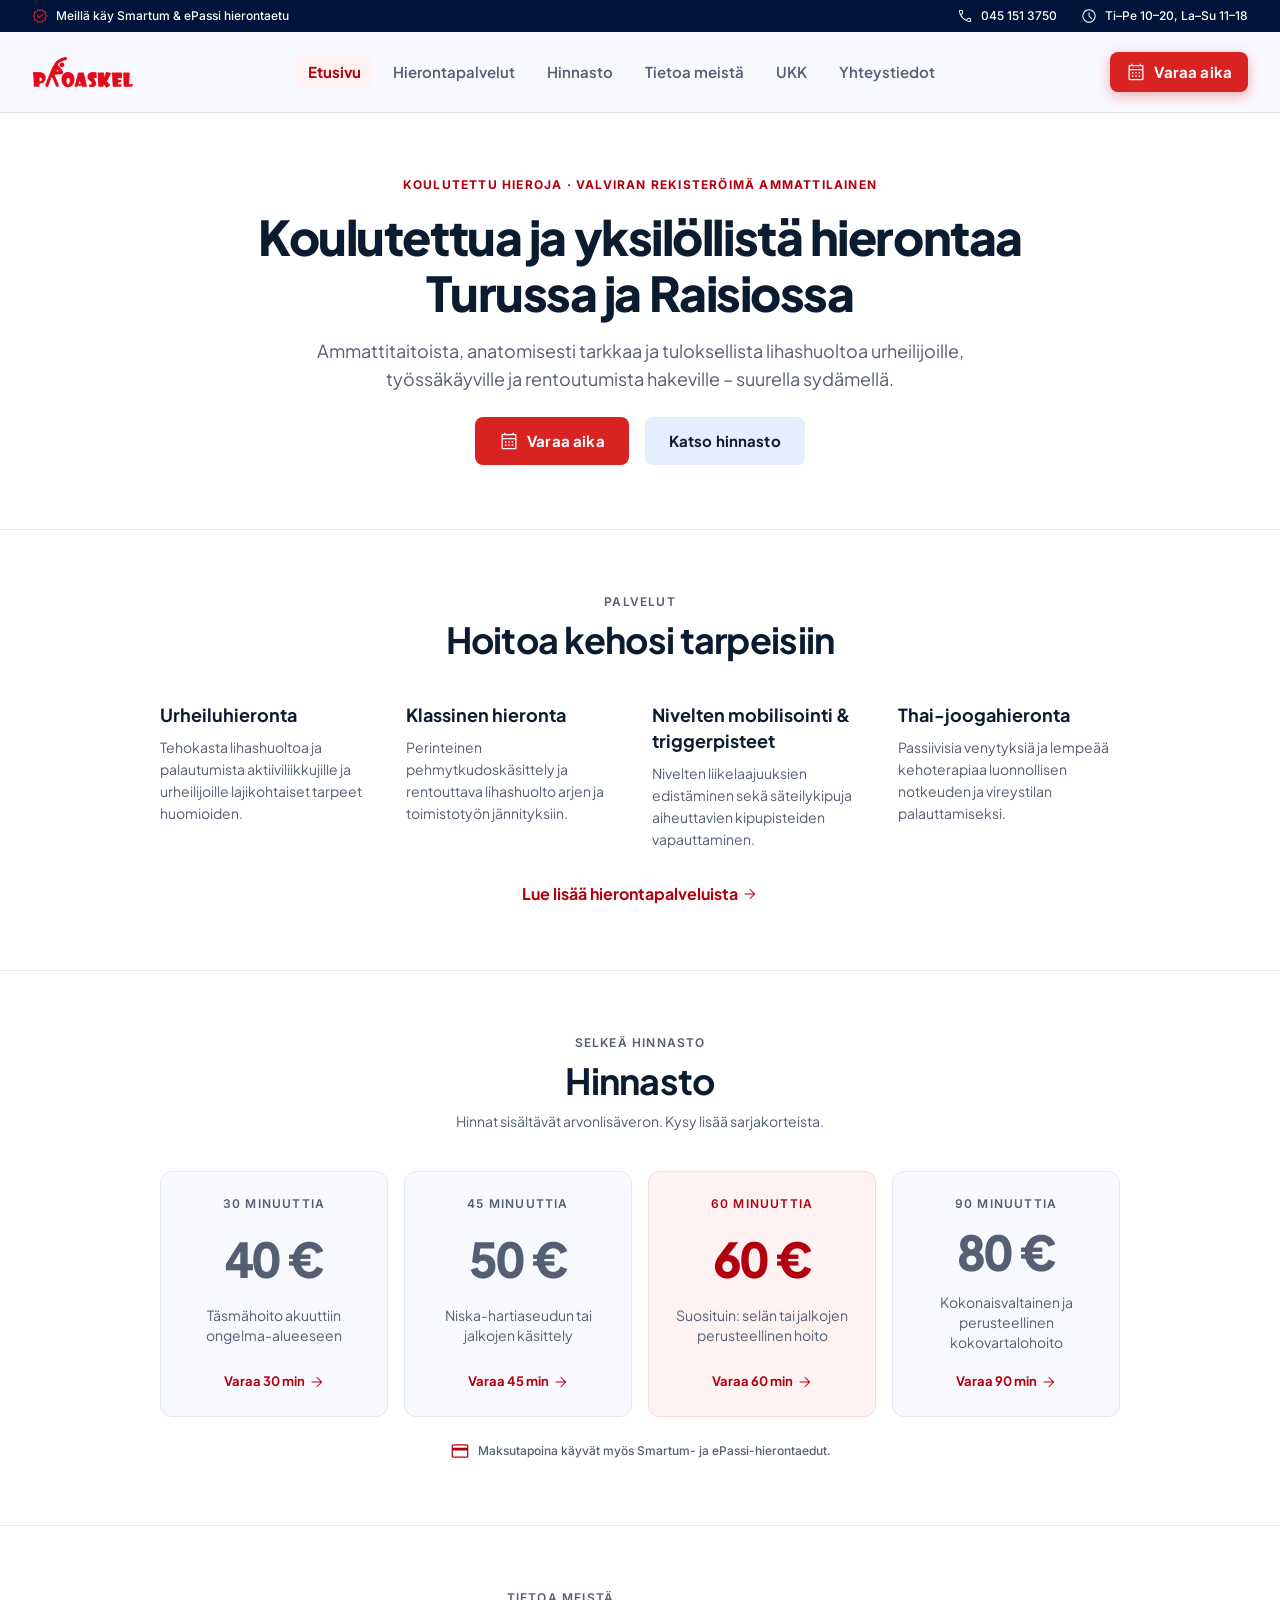
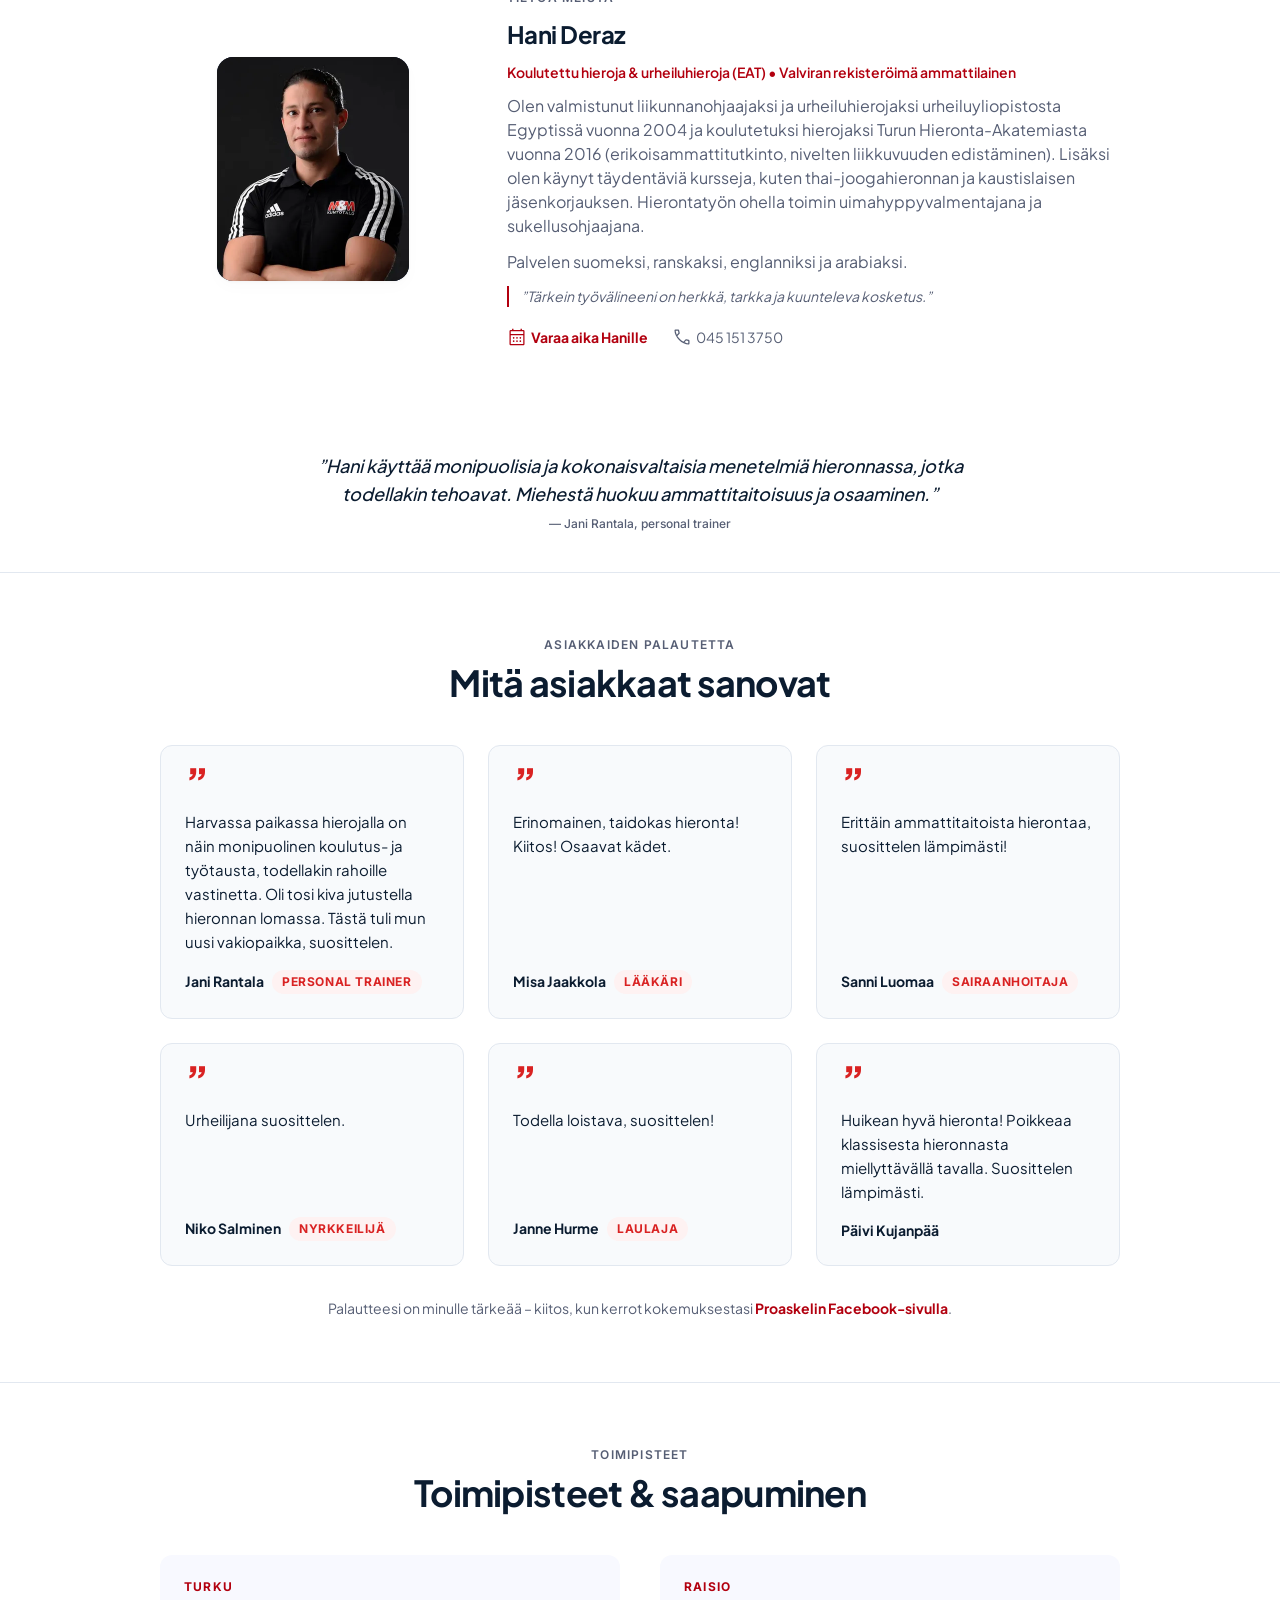
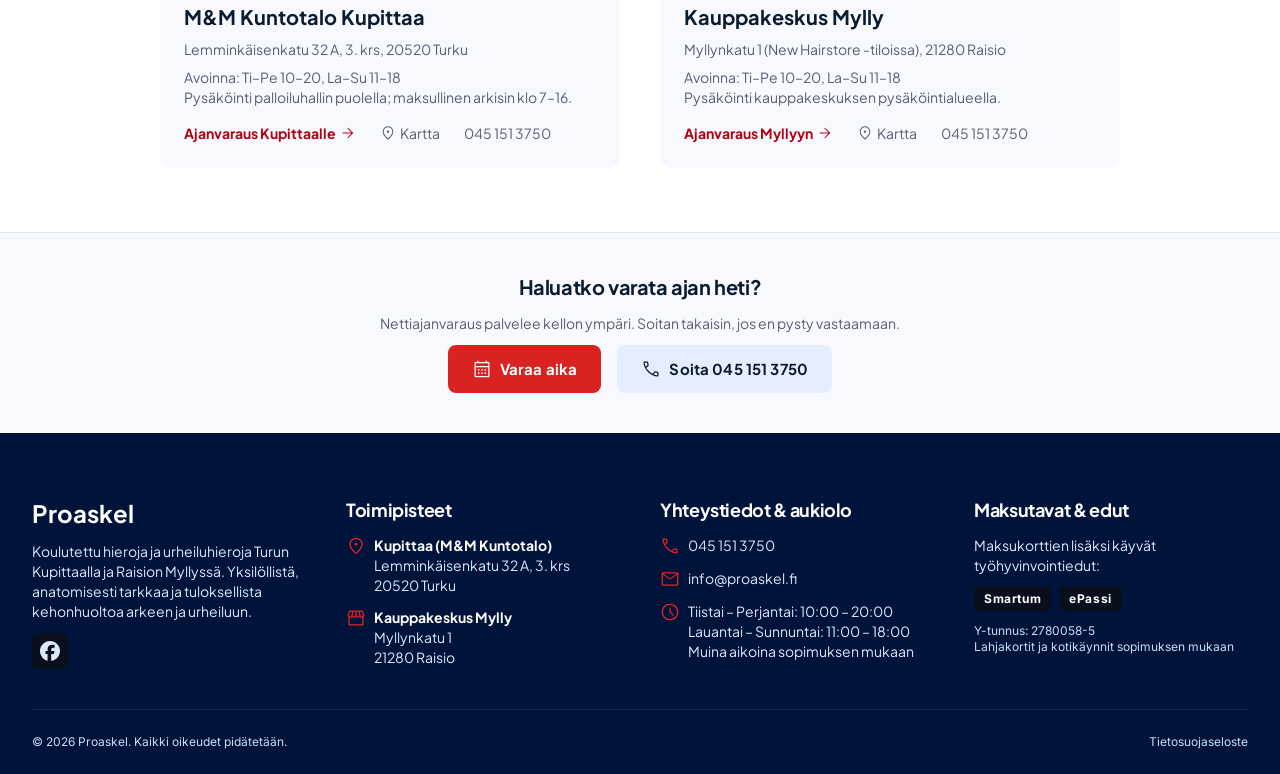
<file: index.html>
<!doctype html>
<html lang="fi">
<head>
<meta charset="utf-8">
<meta name="viewport" content="width=device-width, initial-scale=1">
<title>Hieronta Turku ja Raisio | Proaskel – Hani Deraz</title>
<meta name="description" content="Koulutettu hieroja ja urheiluhieroja Turun Kupittaalla ja Raision Myllyssä. Hieronta 30 min 40 €. Smartum ja ePassi käyvät. Varaa aika netistä.">
<meta name="stitch-hash" content="ae245bc307418f44">
<link rel="canonical" href="https://www.proaskel.fi/">
<meta property="og:type" content="website">
<meta property="og:locale" content="fi_FI">
<meta property="og:site_name" content="Proaskel">
<meta property="og:title" content="Hieronta Turku ja Raisio | Proaskel – Hani Deraz">
<meta property="og:description" content="Koulutettu hieroja ja urheiluhieroja Turun Kupittaalla ja Raision Myllyssä. Hieronta 30 min 40 €. Smartum ja ePassi käyvät. Varaa aika netistä.">
<meta property="og:url" content="https://www.proaskel.fi/">
<meta property="og:image" content="https://www.proaskel.fi/images/og-kuva.jpg">
<meta property="og:image:width" content="1200">
<meta property="og:image:height" content="630">
<meta property="og:image:alt" content="Proaskel – koulutettu hieroja Hani Deraz">
<meta name="twitter:card" content="summary_large_image">
<meta name="theme-color" content="#00133B">
<link rel="icon" href="./favicon.png" type="image/png">
<link rel="apple-touch-icon" href="./apple-touch-icon.png">
<link rel="preload" href="./fonts/plus-jakarta-sans.woff2" as="font" type="font/woff2" crossorigin>
<link rel="stylesheet" href="./styles.css">
<link rel="stylesheet" href="./custom.css">
<script type="application/ld+json">{"@context":"https://schema.org","@type":"HealthAndBeautyBusiness","@id":"https://www.proaskel.fi/#business","name":"Proaskel","description":"Koulutetun hierojan ja urheiluhierojan Hani Derazin hierontapalvelut Turun Kupittaalla ja Raision Kauppakeskus Myllyssä.","url":"https://www.proaskel.fi/","logo":"https://www.proaskel.fi/images/site-logo.png","image":"https://www.proaskel.fi/images/og-kuva.jpg","telephone":"+358451513750","email":"info@proaskel.fi","taxID":"2780058-5","priceRange":"40–80 €","currenciesAccepted":"EUR","paymentAccepted":"Pankkikortti, Smartum, ePassi","knowsLanguage":["fi","fr","en","ar"],"address":{"@type":"PostalAddress","streetAddress":"Lemminkäisenkatu 32 A, 3. krs","postalCode":"20520","addressLocality":"Turku","addressCountry":"FI"},"areaServed":[{"@type":"Place","name":"Turku"},{"@type":"Place","name":"Raisio"},{"@type":"Place","name":"Varsinais-Suomi"}],"sameAs":["https://www.facebook.com/Hierojahani.fi/"],"openingHoursSpecification":[{"@type":"OpeningHoursSpecification","dayOfWeek":["Tuesday","Wednesday","Thursday","Friday"],"opens":"10:00","closes":"20:00"},{"@type":"OpeningHoursSpecification","dayOfWeek":["Saturday","Sunday"],"opens":"11:00","closes":"18:00"}],"founder":{"@type":"Person","name":"Hani Deraz","jobTitle":"Koulutettu hieroja, urheiluhieroja","image":"https://www.proaskel.fi/images/etusivu-hani.webp"},"department":[{"@type":"HealthAndBeautyBusiness","name":"Proaskel – M&M Kuntotalo Kupittaa","address":{"@type":"PostalAddress","streetAddress":"Lemminkäisenkatu 32 A, 3. krs","postalCode":"20520","addressLocality":"Turku","addressCountry":"FI"},"telephone":"+358451513750","openingHoursSpecification":[{"@type":"OpeningHoursSpecification","dayOfWeek":["Tuesday","Wednesday","Thursday","Friday"],"opens":"10:00","closes":"20:00"},{"@type":"OpeningHoursSpecification","dayOfWeek":["Saturday","Sunday"],"opens":"11:00","closes":"18:00"}],"hasMap":"https://www.google.com/maps/search/?api=1&query=M%26M%20Kuntotalo%2C%20Lemmink%C3%A4isenkatu%2032%2C%2020520%20Turku","potentialAction":{"@type":"ReserveAction","target":"https://www.slotti.fi/booking/proaskel/"}},{"@type":"HealthAndBeautyBusiness","name":"Proaskel – Kauppakeskus Mylly","address":{"@type":"PostalAddress","streetAddress":"Myllynkatu 1","postalCode":"21280","addressLocality":"Raisio","addressCountry":"FI"},"telephone":"+358451513750","openingHoursSpecification":[{"@type":"OpeningHoursSpecification","dayOfWeek":["Tuesday","Wednesday","Thursday","Friday"],"opens":"10:00","closes":"20:00"},{"@type":"OpeningHoursSpecification","dayOfWeek":["Saturday","Sunday"],"opens":"11:00","closes":"18:00"}],"hasMap":"https://www.google.com/maps/search/?api=1&query=Kauppakeskus%20Mylly%2C%20Myllynkatu%201%2C%2021280%20Raisio","potentialAction":{"@type":"ReserveAction","target":"https://www.varaaheti.fi/hairstore/fi/hairstore_mylly_raisio/hieronta"}}],"hasOfferCatalog":{"@type":"OfferCatalog","name":"Hierontapalvelut","itemListElement":[{"@type":"Offer","name":"Hieronta 30 min","price":"40","priceCurrency":"EUR","itemOffered":{"@type":"Service","name":"Hieronta 30 min","description":"Täsmähoito akuuttiin ongelma-alueeseen"}},{"@type":"Offer","name":"Hieronta 45 min","price":"50","priceCurrency":"EUR","itemOffered":{"@type":"Service","name":"Hieronta 45 min","description":"Niska-hartiaseudun tai jalkojen käsittely"}},{"@type":"Offer","name":"Hieronta 60 min","price":"60","priceCurrency":"EUR","itemOffered":{"@type":"Service","name":"Hieronta 60 min","description":"Suosituin: selän tai jalkojen perusteellinen hoito"}},{"@type":"Offer","name":"Hieronta 90 min","price":"80","priceCurrency":"EUR","itemOffered":{"@type":"Service","name":"Hieronta 90 min","description":"Kokonaisvaltainen ja perusteellinen kokovartalohoito"}},{"@type":"Offer","itemOffered":{"@type":"Service","name":"Klassinen hieronta"}},{"@type":"Offer","itemOffered":{"@type":"Service","name":"Urheiluhieronta"}},{"@type":"Offer","itemOffered":{"@type":"Service","name":"Triggerpistehieronta ja nivelten mobilisointi"}},{"@type":"Offer","itemOffered":{"@type":"Service","name":"Passiiviset venytykset ja lihasenergiatekniikat (MET)"}},{"@type":"Offer","itemOffered":{"@type":"Service","name":"Thai-joogahieronta"}}]}}</script>
</head>
<body>
<a class="skip-link btn btn--primary btn--sm" href="#main">Siirry sisältöön</a>
<header class="site-header">
  <div class="topbar">
    <div class="container container--wide topbar__inner">
      <p class="topbar__item"><svg class="icon icon--sm" viewBox="0 -960 960 960" aria-hidden="true" focusable="false"><path d="m346-60-76-130-151-31 17-147-96-112 96-111-17-147 151-31 76-131 134 62 134-62 77 131 150 31-17 147 96 111-96 112 17 147-150 31-77 130-134-62-134 62Zm27-79 107-45 110 45 67-100 117-30-12-119 81-92-81-94 12-119-117-28-69-100-108 45-110-45-67 100-117 28 12 119-81 94 81 92-12 121 117 28 70 100Zm107-341Zm-43 133 227-225-45-41-182 180-95-99-46 45 141 140Z"/></svg><span>Meillä käy Smartum &amp; ePassi hierontaetu</span></p>
      <div class="topbar__meta">
        <a class="topbar__item" href="tel:+358451513750"><svg class="icon icon--sm" viewBox="0 -960 960 960" aria-hidden="true" focusable="false"><path d="M795-120q-116 0-236.5-56T335-335Q232-438 176-558.5T120-795q0-19.29 12.86-32.14Q145.71-840 165-840h140q14 0 24 10t14 25l26.93 125.64Q372-665 369.5-653.5t-10.73 19.73L259-533q26 44 55 82t64 72q37 38 78 69.5t86 55.5l95-98q10-11 23.15-15 13.15-4 25.85-2l119 26q15 4 25 16.04 10 12.05 10 26.96v135q0 19.29-12.86 32.14Q814.29-120 795-120ZM229-588l81-82-23-110H180q2 42 13.5 88.5T229-588Zm369 363q41 19 89 31t93 14v-107l-103-21-79 83ZM229-588Zm369 363Z"/></svg><span>045 151 3750</span></a>
        <p class="topbar__item"><svg class="icon icon--sm" viewBox="0 -960 960 960" aria-hidden="true" focusable="false"><path d="m627-287 45-45-159-160v-201h-60v225l174 181ZM480-80q-82 0-155-31.5t-127.5-86Q143-252 111.5-325T80-480q0-82 31.5-155t86-127.5Q252-817 325-848.5T480-880q82 0 155 31.5t127.5 86Q817-708 848.5-635T880-480q0 82-31.5 155t-86 127.5Q708-143 635-111.5T480-80Zm0-400Zm0 340q140 0 240-100t100-240q0-140-100-240T480-820q-140 0-240 100T140-480q0 140 100 240t240 100Z"/></svg><span>Ti–Pe 10–20, La–Su 11–18</span></p>
      </div>
    </div>
  </div>
  <div class="navbar">
    <div class="container container--wide navbar__inner">
      <a class="brand" href="./index.html">
        <img src="./images/site-logo.png" alt="Proaskel – etusivu" width="180" height="57">
      </a>
      <nav class="nav" aria-label="Päävalikko"><a href="./index.html" aria-current="page">Etusivu</a><a href="./hierontapalvelut/index.html">Hierontapalvelut</a><a href="./index.html#hinnasto">Hinnasto</a><a href="./index.html#tietoa-meista">Tietoa meistä</a><a href="./hierontapalvelut/index.html#ukk">UKK</a><a href="./index.html#yhteystiedot">Yhteystiedot</a></nav>
      <div class="navbar__actions">
        <a class="btn btn--primary btn--sm navbar__cta" href="https://www.slotti.fi/booking/proaskel/" target="_blank" rel="noopener"><svg class="icon icon--md" viewBox="0 -960 960 960" aria-hidden="true" focusable="false"><path d="M180-80q-24 0-42-18t-18-42v-620q0-24 18-42t42-18h65v-60h65v60h340v-60h65v60h65q24 0 42 18t18 42v620q0 24-18 42t-42 18H180Zm0-60h600v-430H180v430Zm0-490h600v-130H180v130Zm0 0v-130 130Zm300 230q-17 0-28.5-11.5T440-440q0-17 11.5-28.5T480-480q17 0 28.5 11.5T520-440q0 17-11.5 28.5T480-400Zm-188.5-11.5Q280-423 280-440t11.5-28.5Q303-480 320-480t28.5 11.5Q360-457 360-440t-11.5 28.5Q337-400 320-400t-28.5-11.5ZM640-400q-17 0-28.5-11.5T600-440q0-17 11.5-28.5T640-480q17 0 28.5 11.5T680-440q0 17-11.5 28.5T640-400ZM480-240q-17 0-28.5-11.5T440-280q0-17 11.5-28.5T480-320q17 0 28.5 11.5T520-280q0 17-11.5 28.5T480-240Zm-188.5-11.5Q280-263 280-280t11.5-28.5Q303-320 320-320t28.5 11.5Q360-297 360-280t-11.5 28.5Q337-240 320-240t-28.5-11.5ZM640-240q-17 0-28.5-11.5T600-280q0-17 11.5-28.5T640-320q17 0 28.5 11.5T680-280q0 17-11.5 28.5T640-240Z"/></svg>Varaa aika</a>
        <details class="menu">
          <summary aria-label="Avaa valikko"><svg class="icon icon--lg icon-open" viewBox="0 -960 960 960" aria-hidden="true" focusable="false"><path d="M120-240v-60h720v60H120Zm0-210v-60h720v60H120Zm0-210v-60h720v60H120Z"/></svg><svg class="icon icon--lg icon-close" viewBox="0 -960 960 960" aria-hidden="true" focusable="false"><path d="m249-207-42-42 231-231-231-231 42-42 231 231 231-231 42 42-231 231 231 231-42 42-231-231-231 231Z"/></svg></summary>
          <nav class="menu__panel" aria-label="Mobiilivalikko"><a href="./index.html" aria-current="page">Etusivu</a><a href="./hierontapalvelut/index.html">Hierontapalvelut</a><a href="./index.html#hinnasto">Hinnasto</a><a href="./index.html#tietoa-meista">Tietoa meistä</a><a href="./hierontapalvelut/index.html#ukk">UKK</a><a href="./index.html#yhteystiedot">Yhteystiedot</a></nav>
        </details>
      </div>
    </div>
  </div>
</header>
<main id="main">
<section class="hero" aria-labelledby="hero-title">
  <div class="container hero__inner">
    <p class="eyebrow eyebrow--red">Koulutettu hieroja · Valviran rekisteröimä ammattilainen</p>
    <h1 id="hero-title">Koulutettua ja yksilöllistä hierontaa Turussa ja Raisiossa</h1>
    <p class="lead">Ammattitaitoista, anatomisesti tarkkaa ja tuloksellista lihashuoltoa urheilijoille, työssäkäyville ja rentoutumista hakeville – suurella sydämellä.</p>
    <div class="btn-row">
      <a class="btn btn--primary" href="https://www.slotti.fi/booking/proaskel/" target="_blank" rel="noopener"><svg class="icon icon--md" viewBox="0 -960 960 960" aria-hidden="true" focusable="false"><path d="M180-80q-24 0-42-18t-18-42v-620q0-24 18-42t42-18h65v-60h65v60h340v-60h65v60h65q24 0 42 18t18 42v620q0 24-18 42t-42 18H180Zm0-60h600v-430H180v430Zm0-490h600v-130H180v130Zm0 0v-130 130Zm300 230q-17 0-28.5-11.5T440-440q0-17 11.5-28.5T480-480q17 0 28.5 11.5T520-440q0 17-11.5 28.5T480-400Zm-188.5-11.5Q280-423 280-440t11.5-28.5Q303-480 320-480t28.5 11.5Q360-457 360-440t-11.5 28.5Q337-400 320-400t-28.5-11.5ZM640-400q-17 0-28.5-11.5T600-440q0-17 11.5-28.5T640-480q17 0 28.5 11.5T680-440q0 17-11.5 28.5T640-400ZM480-240q-17 0-28.5-11.5T440-280q0-17 11.5-28.5T480-320q17 0 28.5 11.5T520-280q0 17-11.5 28.5T480-240Zm-188.5-11.5Q280-263 280-280t11.5-28.5Q303-320 320-320t28.5 11.5Q360-297 360-280t-11.5 28.5Q337-240 320-240t-28.5-11.5ZM640-240q-17 0-28.5-11.5T600-280q0-17 11.5-28.5T640-320q17 0 28.5 11.5T680-280q0 17-11.5 28.5T640-240Z"/></svg>Varaa aika</a>
      <a class="btn btn--soft" href="#hinnasto">Katso hinnasto</a>
    </div>
  </div>
</section>

<div class="bg-white">
<section class="section" id="palvelut" aria-labelledby="palvelut-title">
  <div class="container">
    <div class="section__head">
      <p class="eyebrow">Palvelut</p>
      <h2 id="palvelut-title">Hoitoa kehosi tarpeisiin</h2>
    </div>
    <div class="service-grid">
      <div><h3>Urheiluhieronta</h3><p>Tehokasta lihashuoltoa ja palautumista aktiiviliikkujille ja urheilijoille lajikohtaiset tarpeet huomioiden.</p></div>
      <div><h3>Klassinen hieronta</h3><p>Perinteinen pehmytkudoskäsittely ja rentouttava lihashuolto arjen ja toimistotyön jännityksiin.</p></div>
      <div><h3>Nivelten mobilisointi &amp; triggerpisteet</h3><p>Nivelten liikelaajuuksien edistäminen sekä säteilykipuja aiheuttavien kipupisteiden vapauttaminen.</p></div>
      <div><h3>Thai-joogahieronta</h3><p>Passiivisia venytyksiä ja lempeää kehoterapiaa luonnollisen notkeuden ja vireystilan palauttamiseksi.</p></div>
    </div>
    <p class="section__more"><a class="link-arrow" href="./hierontapalvelut/index.html">Lue lisää hierontapalveluista <svg class="icon icon--sm" viewBox="0 -960 960 960" aria-hidden="true" focusable="false"><path d="M686-450H160v-60h526L438-758l42-42 320 320-320 320-42-42 248-248Z"/></svg></a></p>
  </div>
</section>

<section class="section" id="hinnasto" aria-labelledby="hinnasto-title">
  <div class="container">
    <div class="section__head">
      <p class="eyebrow">Selkeä hinnasto</p>
      <h2 id="hinnasto-title">Hinnasto</h2>
      <p class="small">Hinnat sisältävät arvonlisäveron. Kysy lisää sarjakorteista.</p>
    </div>
    <div class="price-grid">
      <article class="price">
        <h3 class="eyebrow">30 minuuttia</h3>
        <p class="price__amount">40 €</p>
        <p>Täsmähoito akuuttiin ongelma-alueeseen</p>
        <a class="link-arrow" href="https://www.slotti.fi/booking/proaskel/" target="_blank" rel="noopener">Varaa 30 min <svg class="icon icon--sm" viewBox="0 -960 960 960" aria-hidden="true" focusable="false"><path d="M686-450H160v-60h526L438-758l42-42 320 320-320 320-42-42 248-248Z"/></svg></a>
      </article>
      <article class="price">
        <h3 class="eyebrow">45 minuuttia</h3>
        <p class="price__amount">50 €</p>
        <p>Niska-hartiaseudun tai jalkojen käsittely</p>
        <a class="link-arrow" href="https://www.slotti.fi/booking/proaskel/" target="_blank" rel="noopener">Varaa 45 min <svg class="icon icon--sm" viewBox="0 -960 960 960" aria-hidden="true" focusable="false"><path d="M686-450H160v-60h526L438-758l42-42 320 320-320 320-42-42 248-248Z"/></svg></a>
      </article>
      <article class="price price--featured">
        <h3 class="eyebrow">60 minuuttia</h3>
        <p class="price__amount">60 €</p>
        <p>Suosituin: selän tai jalkojen perusteellinen hoito</p>
        <a class="link-arrow" href="https://www.slotti.fi/booking/proaskel/" target="_blank" rel="noopener">Varaa 60 min <svg class="icon icon--sm" viewBox="0 -960 960 960" aria-hidden="true" focusable="false"><path d="M686-450H160v-60h526L438-758l42-42 320 320-320 320-42-42 248-248Z"/></svg></a>
      </article>
      <article class="price">
        <h3 class="eyebrow">90 minuuttia</h3>
        <p class="price__amount">80 €</p>
        <p>Kokonaisvaltainen ja perusteellinen kokovartalohoito</p>
        <a class="link-arrow" href="https://www.slotti.fi/booking/proaskel/" target="_blank" rel="noopener">Varaa 90 min <svg class="icon icon--sm" viewBox="0 -960 960 960" aria-hidden="true" focusable="false"><path d="M686-450H160v-60h526L438-758l42-42 320 320-320 320-42-42 248-248Z"/></svg></a>
      </article>
    </div>
    <p class="note caption"><svg class="icon icon--md" viewBox="0 -960 960 960" aria-hidden="true" focusable="false"><path d="M880-740v520q0 24-18 42t-42 18H140q-24 0-42-18t-18-42v-520q0-24 18-42t42-18h680q24 0 42 18t18 42ZM140-631h680v-109H140v109Zm0 129v282h680v-282H140Zm0 282v-520 520Z"/></svg><span>Maksutapoina käyvät myös Smartum- ja ePassi-hierontaedut.</span></p>
  </div>
</section>

<section class="section" id="tietoa-meista" aria-labelledby="hani-title">
  <div class="container">
    <div class="profile">
      <div class="profile__photo" id="hani">
        <img src="./images/etusivu-hani.webp" alt="Hieroja Hani Deraz" width="384" height="448" loading="lazy">
      </div>
      <div class="profile__body">
        <p class="eyebrow">Tietoa meistä</p>
        <h2 id="hani-title">Hani Deraz</h2>
        <p class="profile__title">Koulutettu hieroja &amp; urheiluhieroja (EAT) • Valviran rekisteröimä ammattilainen</p>
        <p class="muted">Olen valmistunut liikunnanohjaajaksi ja urheiluhierojaksi urheiluyliopistosta Egyptissä vuonna 2004 ja koulutetuksi hierojaksi Turun Hieronta-Akatemiasta vuonna 2016 (erikoisammattitutkinto, nivelten liikkuvuuden edistäminen). Lisäksi olen käynyt täydentäviä kursseja, kuten thai-joogahieronnan ja kaustislaisen jäsenkorjauksen. Hierontatyön ohella toimin uimahyppyvalmentajana ja sukellusohjaajana.</p>
        <p class="muted">Palvelen suomeksi, ranskaksi, englanniksi ja arabiaksi.</p>
        <blockquote>”Tärkein työvälineeni on herkkä, tarkka ja kuunteleva kosketus.”</blockquote>
        <div class="profile__links">
          <a class="link-arrow" href="https://www.slotti.fi/booking/proaskel/" target="_blank" rel="noopener"><svg class="icon icon--md" viewBox="0 -960 960 960" aria-hidden="true" focusable="false"><path d="M180-80q-24 0-42-18t-18-42v-620q0-24 18-42t42-18h65v-60h65v60h340v-60h65v60h65q24 0 42 18t18 42v620q0 24-18 42t-42 18H180Zm0-60h600v-430H180v430Zm0-490h600v-130H180v130Zm0 0v-130 130Zm300 230q-17 0-28.5-11.5T440-440q0-17 11.5-28.5T480-480q17 0 28.5 11.5T520-440q0 17-11.5 28.5T480-400Zm-188.5-11.5Q280-423 280-440t11.5-28.5Q303-480 320-480t28.5 11.5Q360-457 360-440t-11.5 28.5Q337-400 320-400t-28.5-11.5ZM640-400q-17 0-28.5-11.5T600-440q0-17 11.5-28.5T640-480q17 0 28.5 11.5T680-440q0 17-11.5 28.5T640-400ZM480-240q-17 0-28.5-11.5T440-280q0-17 11.5-28.5T480-320q17 0 28.5 11.5T520-280q0 17-11.5 28.5T480-240Zm-188.5-11.5Q280-263 280-280t11.5-28.5Q303-320 320-320t28.5 11.5Q360-297 360-280t-11.5 28.5Q337-240 320-240t-28.5-11.5ZM640-240q-17 0-28.5-11.5T600-280q0-17 11.5-28.5T640-320q17 0 28.5 11.5T680-280q0 17-11.5 28.5T640-240Z"/></svg>Varaa aika Hanille</a>
          <a href="tel:+358451513750"><svg class="icon icon--md" viewBox="0 -960 960 960" aria-hidden="true" focusable="false"><path d="M795-120q-116 0-236.5-56T335-335Q232-438 176-558.5T120-795q0-19.29 12.86-32.14Q145.71-840 165-840h140q14 0 24 10t14 25l26.93 125.64Q372-665 369.5-653.5t-10.73 19.73L259-533q26 44 55 82t64 72q37 38 78 69.5t86 55.5l95-98q10-11 23.15-15 13.15-4 25.85-2l119 26q15 4 25 16.04 10 12.05 10 26.96v135q0 19.29-12.86 32.14Q814.29-120 795-120ZM229-588l81-82-23-110H180q2 42 13.5 88.5T229-588Zm369 363q41 19 89 31t93 14v-107l-103-21-79 83ZM229-588Zm369 363Z"/></svg>045 151 3750</a>
        </div>
      </div>
    </div>
  </div>
</section>

<figure class="container testimonial">
  <blockquote>”Hani käyttää monipuolisia ja kokonaisvaltaisia menetelmiä hieronnassa, jotka todellakin tehoavat. Miehestä huokuu ammattitaitoisuus ja osaaminen.”</blockquote>
  <figcaption class="caption">— Jani Rantala, personal trainer</figcaption>
</figure>

<section class="section" id="palautteet" aria-labelledby="palautteet-title">
  <div class="container">
    <div class="section__head">
      <p class="eyebrow">Asiakkaiden palautetta</p>
      <h2 id="palautteet-title">Mitä asiakkaat sanovat</h2>
    </div>
    <div class="reviews">
      <figure class="review">
        <span class="review__mark" aria-hidden="true">”</span>
        <blockquote>Harvassa paikassa hierojalla on näin monipuolinen koulutus- ja työtausta, todellakin rahoille vastinetta. Oli tosi kiva jutustella hieronnan lomassa. Tästä tuli mun uusi vakiopaikka, suosittelen.</blockquote>
        <figcaption><span class="review__name">Jani Rantala</span><span class="review__role">Personal trainer</span></figcaption>
      </figure>
      <figure class="review">
        <span class="review__mark" aria-hidden="true">”</span>
        <blockquote>Erinomainen, taidokas hieronta! Kiitos! Osaavat kädet.</blockquote>
        <figcaption><span class="review__name">Misa Jaakkola</span><span class="review__role">Lääkäri</span></figcaption>
      </figure>
      <figure class="review">
        <span class="review__mark" aria-hidden="true">”</span>
        <blockquote>Erittäin ammattitaitoista hierontaa, suosittelen lämpimästi!</blockquote>
        <figcaption><span class="review__name">Sanni Luomaa</span><span class="review__role">Sairaanhoitaja</span></figcaption>
      </figure>
      <figure class="review">
        <span class="review__mark" aria-hidden="true">”</span>
        <blockquote>Urheilijana suosittelen.</blockquote>
        <figcaption><span class="review__name">Niko Salminen</span><span class="review__role">Nyrkkeilijä</span></figcaption>
      </figure>
      <figure class="review">
        <span class="review__mark" aria-hidden="true">”</span>
        <blockquote>Todella loistava, suosittelen!</blockquote>
        <figcaption><span class="review__name">Janne Hurme</span><span class="review__role">Laulaja</span></figcaption>
      </figure>
      <figure class="review">
        <span class="review__mark" aria-hidden="true">”</span>
        <blockquote>Huikean hyvä hieronta! Poikkeaa klassisesta hieronnasta miellyttävällä tavalla. Suosittelen lämpimästi.</blockquote>
        <figcaption><span class="review__name">Päivi Kujanpää</span></figcaption>
      </figure>
    </div>
    <p class="section__more small muted">Palautteesi on minulle tärkeää – kiitos, kun kerrot kokemuksestasi <a class="link-arrow" href="https://www.facebook.com/Hierojahani.fi/" target="_blank" rel="noopener">Proaskelin Facebook-sivulla</a>.</p>
  </div>
</section>

<section class="section" id="yhteystiedot" aria-labelledby="yhteystiedot-title">
  <div class="container">
    <div class="section__head">
      <p class="eyebrow">Toimipisteet</p>
      <h2 id="yhteystiedot-title">Toimipisteet &amp; saapuminen</h2>
    </div>
    <div class="location-grid">
<article class="location">
  <div class="location__info">
    <p class="eyebrow eyebrow--red">Turku</p>
    <h3>M&amp;M Kuntotalo Kupittaa</h3>
    <p>Lemminkäisenkatu 32 A, 3. krs, 20520 Turku</p>
    <p>Avoinna: Ti–Pe 10–20, La–Su 11–18<br>Pysäköinti palloiluhallin puolella; maksullinen arkisin klo 7–16.</p>
  </div>
  <div class="location__actions">
    <a class="link-arrow" href="https://www.slotti.fi/booking/proaskel/" target="_blank" rel="noopener">Ajanvaraus Kupittaalle <svg class="icon icon--sm" viewBox="0 -960 960 960" aria-hidden="true" focusable="false"><path d="M686-450H160v-60h526L438-758l42-42 320 320-320 320-42-42 248-248Z"/></svg></a>
    <a href="https://www.google.com/maps/search/?api=1&query=M%26M%20Kuntotalo%2C%20Lemmink%C3%A4isenkatu%2032%2C%2020520%20Turku" target="_blank" rel="noopener"><svg class="icon icon--sm" viewBox="0 -960 960 960" aria-hidden="true" focusable="false"><path d="M529.5-510.5Q550-531 550-560t-20.5-49.5Q509-630 480-630t-49.5 20.5Q410-589 410-560t20.5 49.5Q451-490 480-490t49.5-20.5ZM480-159q133-121 196.5-219.5T740-552q0-118-75.5-193T480-820q-109 0-184.5 75T220-552q0 75 65 173.5T480-159Zm0 79Q319-217 239.5-334.5T160-552q0-150 96.5-239T480-880q127 0 223.5 89T800-552q0 100-79.5 217.5T480-80Zm0-480Z"/></svg>Kartta</a>
    <a href="tel:+358451513750">045 151 3750</a>
  </div>
</article>
<article class="location">
  <div class="location__info">
    <p class="eyebrow eyebrow--red">Raisio</p>
    <h3>Kauppakeskus Mylly</h3>
    <p>Myllynkatu 1 (New Hairstore -tiloissa), 21280 Raisio</p>
    <p>Avoinna: Ti–Pe 10–20, La–Su 11–18<br>Pysäköinti kauppakeskuksen pysäköintialueella.</p>
  </div>
  <div class="location__actions">
    <a class="link-arrow" href="https://www.varaaheti.fi/hairstore/fi/hairstore_mylly_raisio/hieronta" target="_blank" rel="noopener">Ajanvaraus Myllyyn <svg class="icon icon--sm" viewBox="0 -960 960 960" aria-hidden="true" focusable="false"><path d="M686-450H160v-60h526L438-758l42-42 320 320-320 320-42-42 248-248Z"/></svg></a>
    <a href="https://www.google.com/maps/search/?api=1&query=Kauppakeskus%20Mylly%2C%20Myllynkatu%201%2C%2021280%20Raisio" target="_blank" rel="noopener"><svg class="icon icon--sm" viewBox="0 -960 960 960" aria-hidden="true" focusable="false"><path d="M529.5-510.5Q550-531 550-560t-20.5-49.5Q509-630 480-630t-49.5 20.5Q410-589 410-560t20.5 49.5Q451-490 480-490t49.5-20.5ZM480-159q133-121 196.5-219.5T740-552q0-118-75.5-193T480-820q-109 0-184.5 75T220-552q0 75 65 173.5T480-159Zm0 79Q319-217 239.5-334.5T160-552q0-150 96.5-239T480-880q127 0 223.5 89T800-552q0 100-79.5 217.5T480-80Zm0-480Z"/></svg>Kartta</a>
    <a href="tel:+358451513750">045 151 3750</a>
  </div>
</article>
    </div>
  </div>
</section>
</div>

<section class="cta-band" aria-labelledby="cta-title">
  <div class="container cta-band__inner">
    <h2 id="cta-title">Haluatko varata ajan heti?</h2>
    <p class="small muted">Nettiajanvaraus palvelee kellon ympäri. Soitan takaisin, jos en pysty vastaamaan.</p>
    <div class="btn-row">
      <a class="btn btn--primary" href="https://www.slotti.fi/booking/proaskel/" target="_blank" rel="noopener"><svg class="icon icon--md" viewBox="0 -960 960 960" aria-hidden="true" focusable="false"><path d="M180-80q-24 0-42-18t-18-42v-620q0-24 18-42t42-18h65v-60h65v60h340v-60h65v60h65q24 0 42 18t18 42v620q0 24-18 42t-42 18H180Zm0-60h600v-430H180v430Zm0-490h600v-130H180v130Zm0 0v-130 130Zm300 230q-17 0-28.5-11.5T440-440q0-17 11.5-28.5T480-480q17 0 28.5 11.5T520-440q0 17-11.5 28.5T480-400Zm-188.5-11.5Q280-423 280-440t11.5-28.5Q303-480 320-480t28.5 11.5Q360-457 360-440t-11.5 28.5Q337-400 320-400t-28.5-11.5ZM640-400q-17 0-28.5-11.5T600-440q0-17 11.5-28.5T640-480q17 0 28.5 11.5T680-440q0 17-11.5 28.5T640-400ZM480-240q-17 0-28.5-11.5T440-280q0-17 11.5-28.5T480-320q17 0 28.5 11.5T520-280q0 17-11.5 28.5T480-240Zm-188.5-11.5Q280-263 280-280t11.5-28.5Q303-320 320-320t28.5 11.5Q360-297 360-280t-11.5 28.5Q337-240 320-240t-28.5-11.5ZM640-240q-17 0-28.5-11.5T600-280q0-17 11.5-28.5T640-320q17 0 28.5 11.5T680-280q0 17-11.5 28.5T640-240Z"/></svg>Varaa aika</a>
      <a class="btn btn--soft" href="tel:+358451513750"><svg class="icon icon--md" viewBox="0 -960 960 960" aria-hidden="true" focusable="false"><path d="M795-120q-116 0-236.5-56T335-335Q232-438 176-558.5T120-795q0-19.29 12.86-32.14Q145.71-840 165-840h140q14 0 24 10t14 25l26.93 125.64Q372-665 369.5-653.5t-10.73 19.73L259-533q26 44 55 82t64 72q37 38 78 69.5t86 55.5l95-98q10-11 23.15-15 13.15-4 25.85-2l119 26q15 4 25 16.04 10 12.05 10 26.96v135q0 19.29-12.86 32.14Q814.29-120 795-120ZM229-588l81-82-23-110H180q2 42 13.5 88.5T229-588Zm369 363q41 19 89 31t93 14v-107l-103-21-79 83ZM229-588Zm369 363Z"/></svg>Soita 045 151 3750</a>
    </div>
  </div>
</section>
</main>
<footer class="site-footer">
  <div class="container container--wide">
    <div class="footer__grid">
      <div class="footer__col">
        <p class="footer__brand">Proaskel</p>
        <p>Koulutettu hieroja ja urheiluhieroja Turun Kupittaalla ja Raision Myllyssä. Yksilöllistä, anatomisesti tarkkaa ja tuloksellista kehonhuoltoa arkeen ja urheiluun.</p>
        <div class="social">
          <a href="https://www.facebook.com/Hierojahani.fi/" target="_blank" rel="noopener" aria-label="Proaskel Facebookissa"><svg class="icon icon--md" viewBox="0 0 24 24" aria-hidden="true" focusable="false"><path d="M9.101 23.691v-7.98H6.627v-3.667h2.474v-1.58c0-4.085 1.848-5.978 5.858-5.978.401 0 .955.042 1.468.103a8.68 8.68 0 0 1 1.141.195v3.325a8.623 8.623 0 0 0-.653-.036 26.805 26.805 0 0 0-.733-.009c-.707 0-1.259.096-1.675.309a1.686 1.686 0 0 0-.679.622c-.258.42-.374.995-.374 1.752v1.297h3.919l-.386 2.103-.287 1.564h-3.246v8.245C19.396 23.238 24 18.179 24 12.044c0-6.627-5.373-12-12-12s-12 5.373-12 12c0 5.628 3.874 10.35 9.101 11.647Z"/></svg></a>
        </div>
      </div>
      <div class="footer__col">
        <h2>Toimipisteet</h2>
        <div class="footer__row"><svg class="icon icon--md" viewBox="0 -960 960 960" aria-hidden="true" focusable="false"><path d="M529.5-510.5Q550-531 550-560t-20.5-49.5Q509-630 480-630t-49.5 20.5Q410-589 410-560t20.5 49.5Q451-490 480-490t49.5-20.5ZM480-159q133-121 196.5-219.5T740-552q0-118-75.5-193T480-820q-109 0-184.5 75T220-552q0 75 65 173.5T480-159Zm0 79Q319-217 239.5-334.5T160-552q0-150 96.5-239T480-880q127 0 223.5 89T800-552q0 100-79.5 217.5T480-80Zm0-480Z"/></svg><p><strong>Kupittaa (M&amp;M Kuntotalo)</strong>Lemminkäisenkatu 32 A, 3. krs<br>20520 Turku</p></div>
        <div class="footer__row"><svg class="icon icon--md" viewBox="0 -960 960 960" aria-hidden="true" focusable="false"><path d="M840-519v339q0 24-18 42t-42 18H179q-24 0-42-18t-18-42v-339q-28-24-37-59t2-70l43-135q8-27 28-42t46-15h553q28 0 49 15.5t29 41.5l44 135q11 35 1.5 70T840-519Zm-270-31q29 0 49-19t16-46l-25-165H510v165q0 26 17 45.5t43 19.5Zm-187 0q28 0 47.5-19t19.5-46v-165H350l-25 165q-4 26 14 45.5t44 19.5Zm-182 0q24 0 41.5-16.5T263-607l26-173H189l-46 146q-10 31 8 57.5t50 26.5Zm557 0q32 0 50.5-26t8.5-58l-46-146H671l26 173q3 24 20.5 40.5T758-550ZM179-180h601v-311q1 1-6.5 1H758q-25 0-47.5-10.5T666-533q-16 20-40 31.5T573-490q-30 0-51.5-8.5T480-527q-15 18-38 27.5t-52 9.5q-31 0-55-11t-41-32q-24 21-47 32t-46 11h-13.5q-6.5 0-8.5-1v311Zm601 0H179h601Z"/></svg><p><strong>Kauppakeskus Mylly</strong>Myllynkatu 1<br>21280 Raisio</p></div>
      </div>
      <div class="footer__col">
        <h2>Yhteystiedot &amp; aukiolo</h2>
        <div class="footer__row"><svg class="icon icon--md" viewBox="0 -960 960 960" aria-hidden="true" focusable="false"><path d="M795-120q-116 0-236.5-56T335-335Q232-438 176-558.5T120-795q0-19.29 12.86-32.14Q145.71-840 165-840h140q14 0 24 10t14 25l26.93 125.64Q372-665 369.5-653.5t-10.73 19.73L259-533q26 44 55 82t64 72q37 38 78 69.5t86 55.5l95-98q10-11 23.15-15 13.15-4 25.85-2l119 26q15 4 25 16.04 10 12.05 10 26.96v135q0 19.29-12.86 32.14Q814.29-120 795-120ZM229-588l81-82-23-110H180q2 42 13.5 88.5T229-588Zm369 363q41 19 89 31t93 14v-107l-103-21-79 83ZM229-588Zm369 363Z"/></svg><a href="tel:+358451513750">045 151 3750</a></div>
        <div class="footer__row"><svg class="icon icon--md" viewBox="0 -960 960 960" aria-hidden="true" focusable="false"><path d="M140-160q-24 0-42-18t-18-42v-520q0-24 18-42t42-18h680q24 0 42 18t18 42v520q0 24-18 42t-42 18H140Zm340-302L140-685v465h680v-465L480-462Zm0-60 336-218H145l335 218ZM140-685v-55 520-465Z"/></svg><a href="mailto:info@proaskel.fi">info@proaskel.fi</a></div>
        <div class="footer__row"><svg class="icon icon--md" viewBox="0 -960 960 960" aria-hidden="true" focusable="false"><path d="m627-287 45-45-159-160v-201h-60v225l174 181ZM480-80q-82 0-155-31.5t-127.5-86Q143-252 111.5-325T80-480q0-82 31.5-155t86-127.5Q252-817 325-848.5T480-880q82 0 155 31.5t127.5 86Q817-708 848.5-635T880-480q0 82-31.5 155t-86 127.5Q708-143 635-111.5T480-80Zm0-400Zm0 340q140 0 240-100t100-240q0-140-100-240T480-820q-140 0-240 100T140-480q0 140 100 240t240 100Z"/></svg><p>Tiistai – Perjantai: 10:00 – 20:00<br>Lauantai – Sunnuntai: 11:00 – 18:00<br>Muina aikoina sopimuksen mukaan</p></div>
      </div>
      <div class="footer__col">
        <h2>Maksutavat &amp; edut</h2>
        <p>Maksukorttien lisäksi käyvät työhyvinvointiedut:</p>
        <ul class="badges" role="list"><li>Smartum</li><li>ePassi</li></ul>
        <div class="footer__legal"><p>Y-tunnus: 2780058-5</p><p>Lahjakortit ja kotikäynnit sopimuksen mukaan</p></div>
      </div>
    </div>
    <div class="footer__bottom">
      <p>© 2026 Proaskel. Kaikki oikeudet pidätetään.</p>
      <a href="./tietosuojaseloste/index.html">Tietosuojaseloste</a>
    </div>
  </div>
</footer>
<div class="action-bar">
  <a class="btn btn--soft" href="tel:+358451513750"><svg class="icon icon--md" viewBox="0 -960 960 960" aria-hidden="true" focusable="false"><path d="M795-120q-116 0-236.5-56T335-335Q232-438 176-558.5T120-795q0-19.29 12.86-32.14Q145.71-840 165-840h140q14 0 24 10t14 25l26.93 125.64Q372-665 369.5-653.5t-10.73 19.73L259-533q26 44 55 82t64 72q37 38 78 69.5t86 55.5l95-98q10-11 23.15-15 13.15-4 25.85-2l119 26q15 4 25 16.04 10 12.05 10 26.96v135q0 19.29-12.86 32.14Q814.29-120 795-120ZM229-588l81-82-23-110H180q2 42 13.5 88.5T229-588Zm369 363q41 19 89 31t93 14v-107l-103-21-79 83ZM229-588Zm369 363Z"/></svg>Soita</a>
  <a class="btn btn--primary" href="https://www.slotti.fi/booking/proaskel/" target="_blank" rel="noopener"><svg class="icon icon--md" viewBox="0 -960 960 960" aria-hidden="true" focusable="false"><path d="M180-80q-24 0-42-18t-18-42v-620q0-24 18-42t42-18h65v-60h65v60h340v-60h65v60h65q24 0 42 18t18 42v620q0 24-18 42t-42 18H180Zm0-60h600v-430H180v430Zm0-490h600v-130H180v130Zm0 0v-130 130Zm300 230q-17 0-28.5-11.5T440-440q0-17 11.5-28.5T480-480q17 0 28.5 11.5T520-440q0 17-11.5 28.5T480-400Zm-188.5-11.5Q280-423 280-440t11.5-28.5Q303-480 320-480t28.5 11.5Q360-457 360-440t-11.5 28.5Q337-400 320-400t-28.5-11.5ZM640-400q-17 0-28.5-11.5T600-440q0-17 11.5-28.5T640-480q17 0 28.5 11.5T680-440q0 17-11.5 28.5T640-400ZM480-240q-17 0-28.5-11.5T440-280q0-17 11.5-28.5T480-320q17 0 28.5 11.5T520-280q0 17-11.5 28.5T480-240Zm-188.5-11.5Q280-263 280-280t11.5-28.5Q303-320 320-320t28.5 11.5Q360-297 360-280t-11.5 28.5Q337-240 320-240t-28.5-11.5ZM640-240q-17 0-28.5-11.5T600-280q0-17 11.5-28.5T640-320q17 0 28.5 11.5T680-280q0 17-11.5 28.5T640-240Z"/></svg>Varaa aika</a>
</div>
<script src="./custom.js" defer></script>
</body>
</html>
</file>
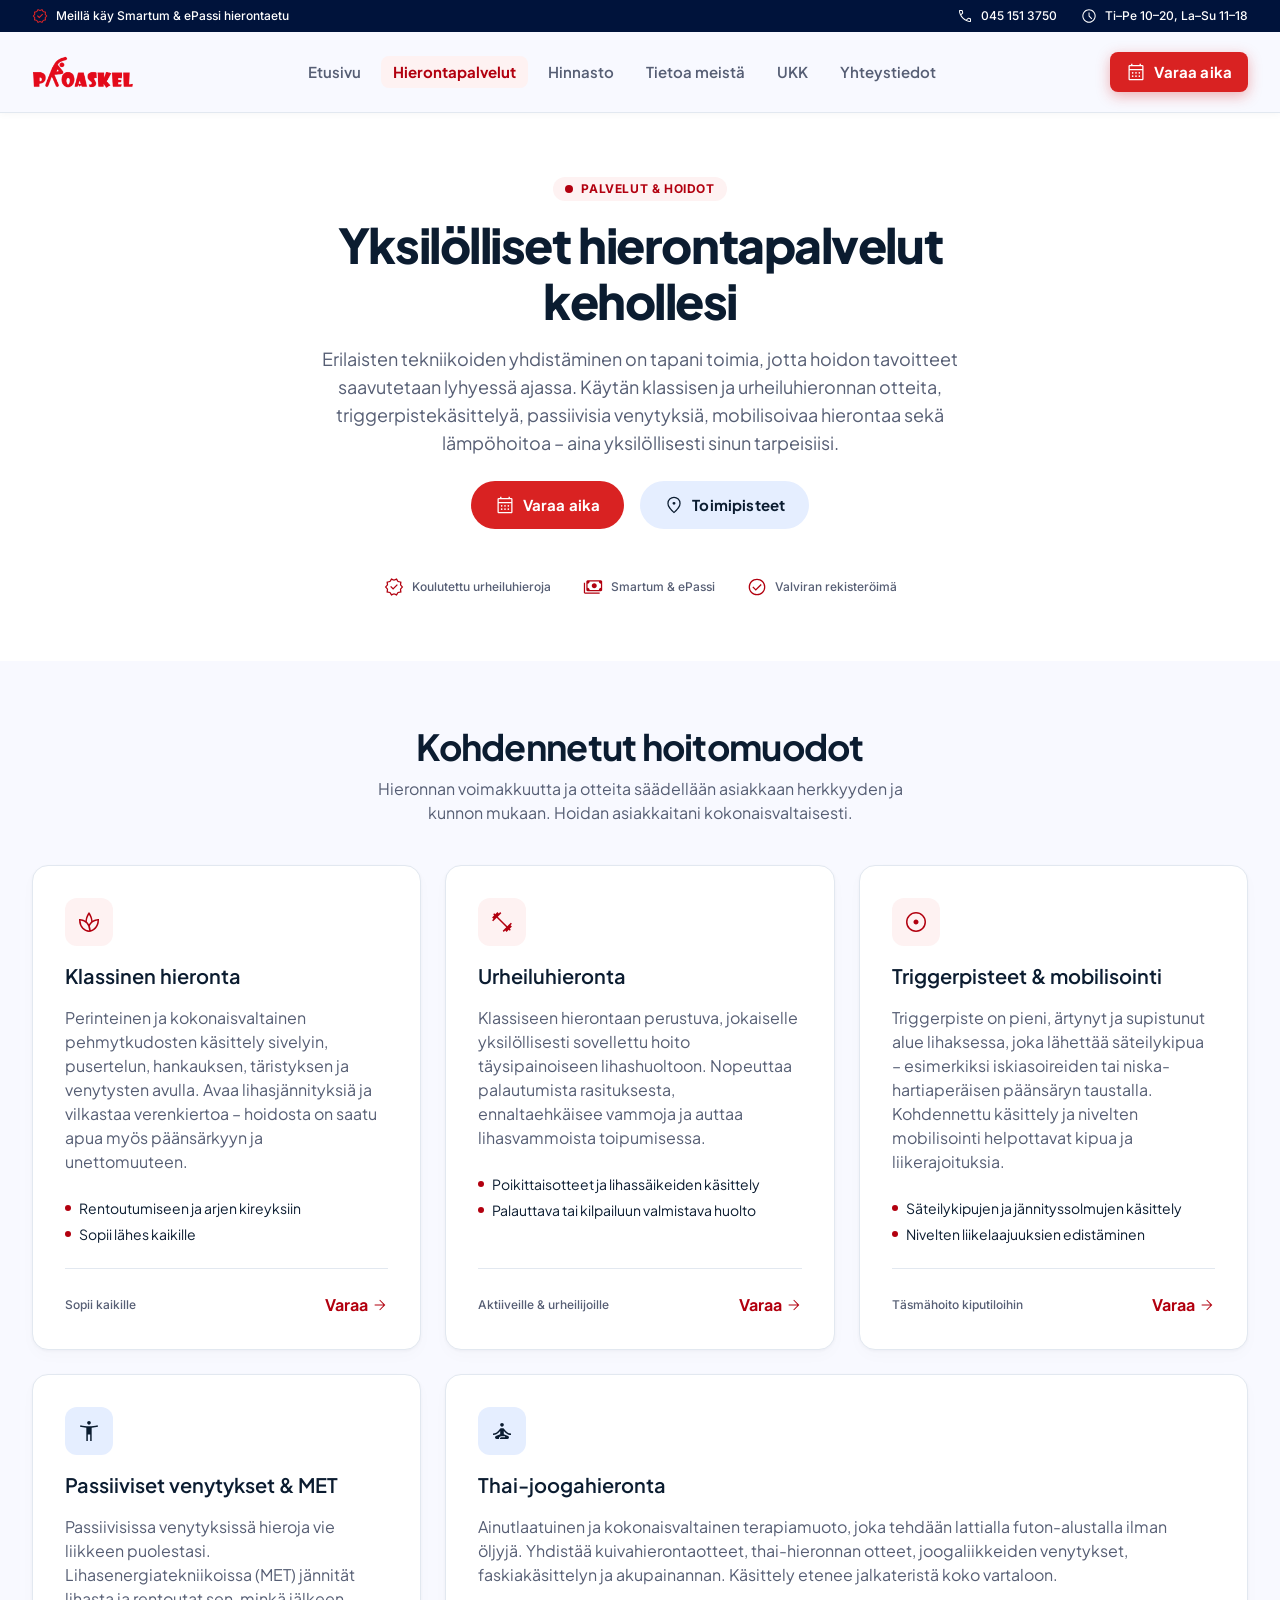
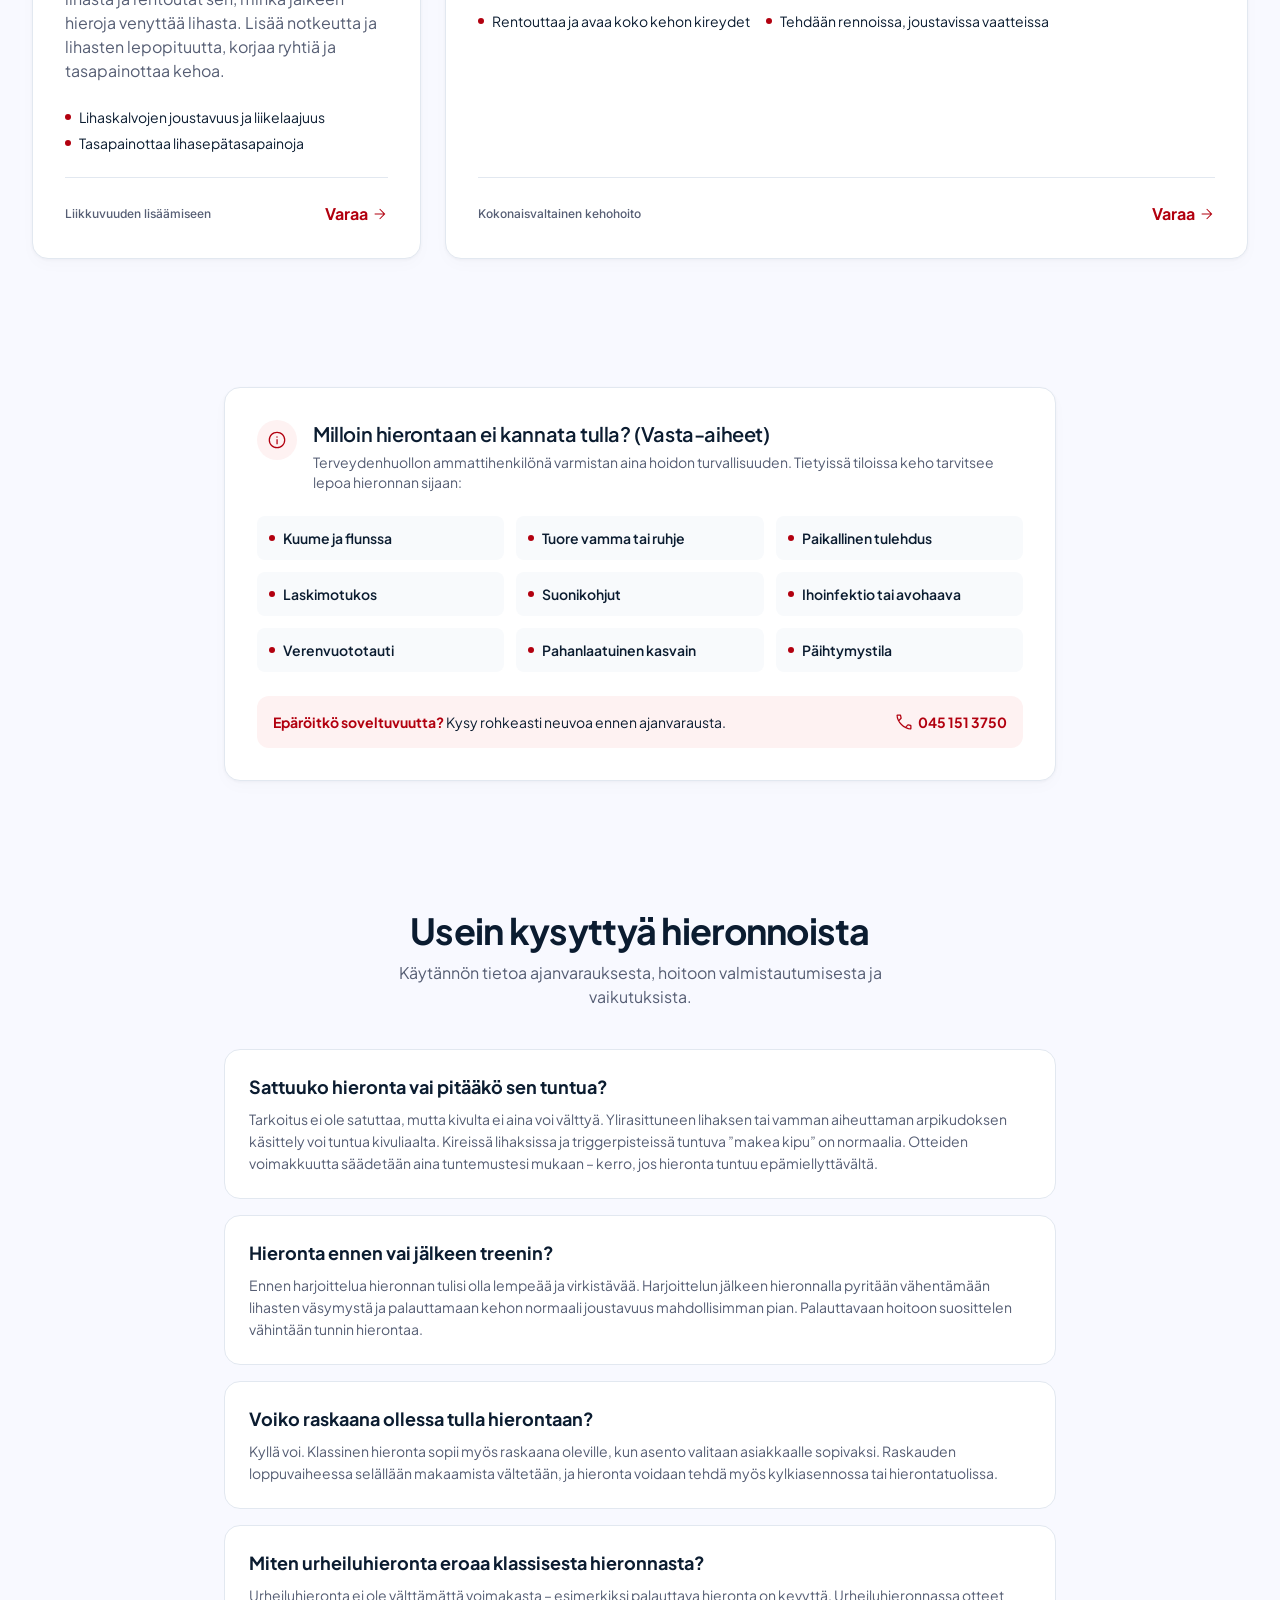
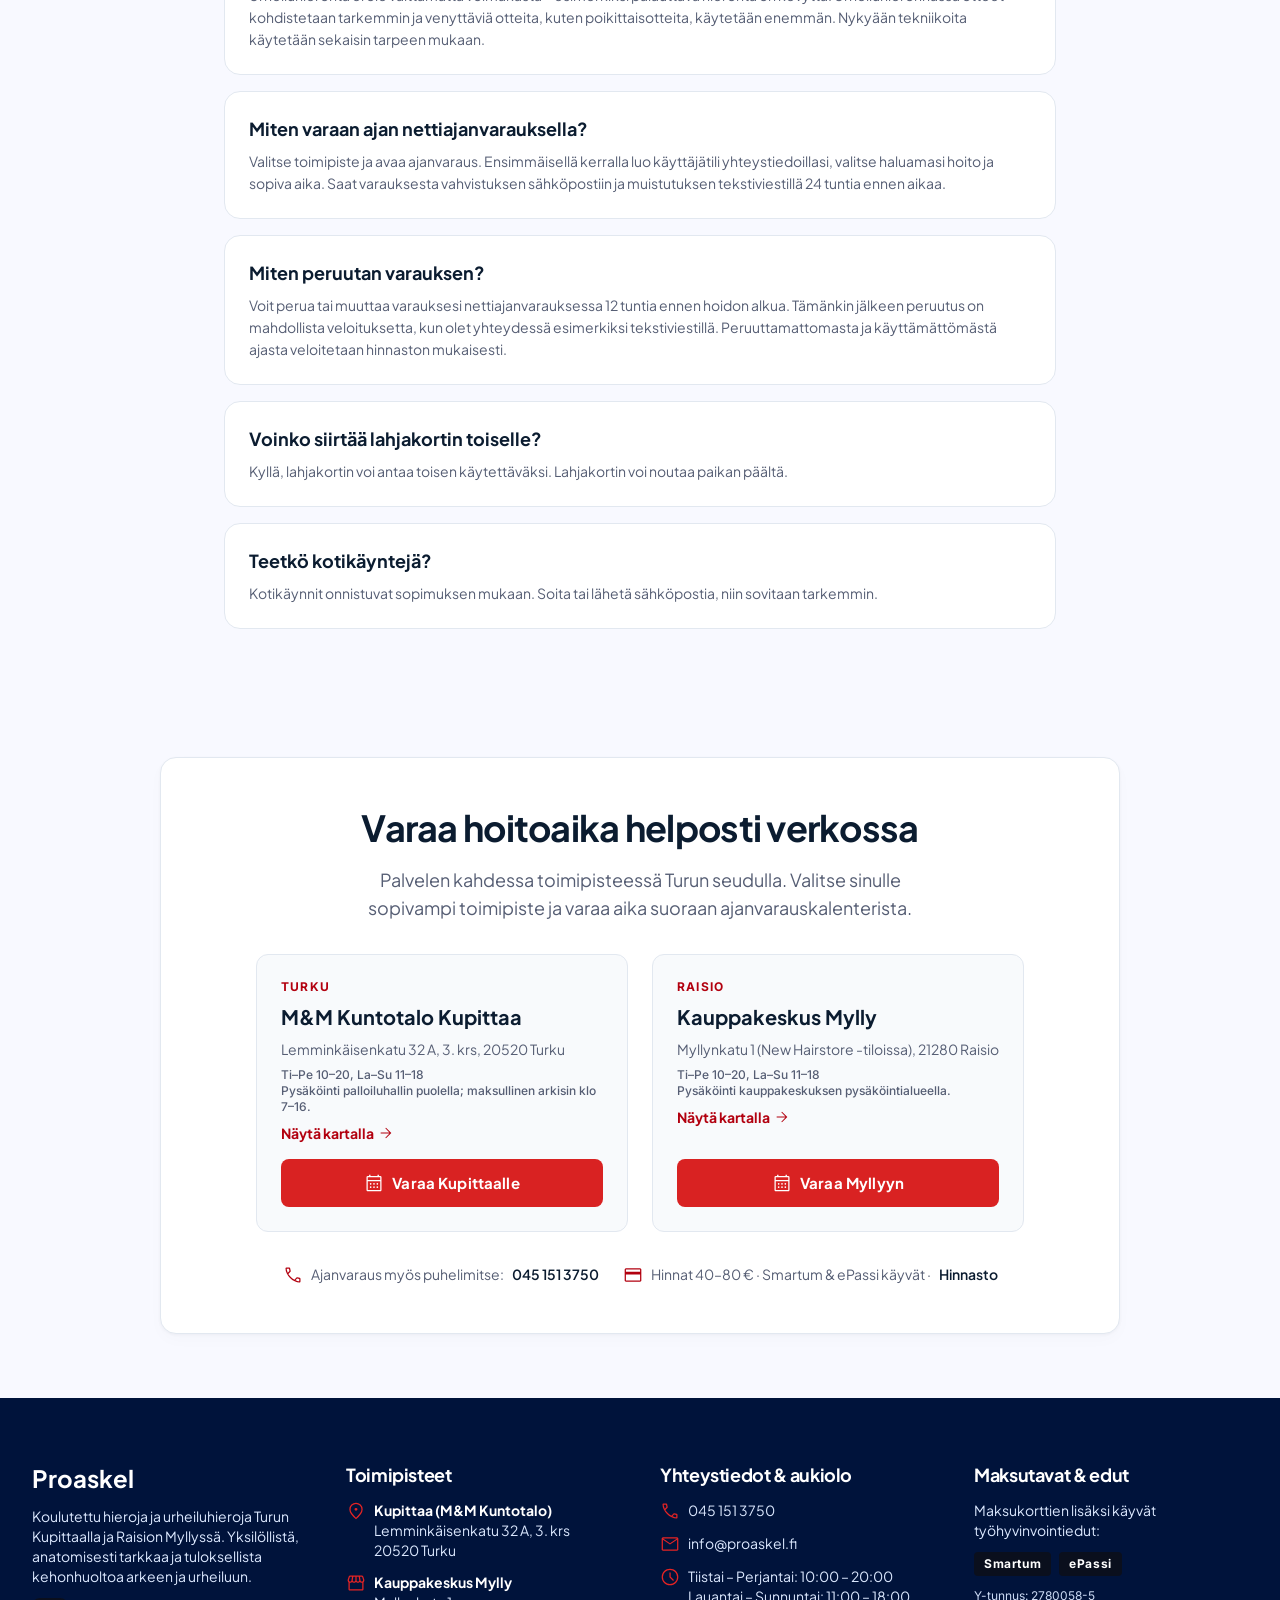
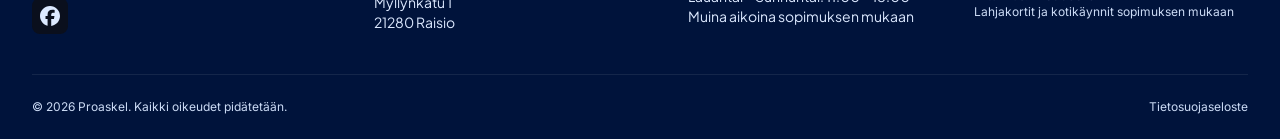
<file: hierontapalvelut/index.html>
<!doctype html>
<html lang="fi">
<head>
<meta charset="utf-8">
<meta name="viewport" content="width=device-width, initial-scale=1">
<title>Hierontapalvelut – urheiluhieronta, klassinen | Proaskel</title>
<meta name="description" content="Klassinen hieronta, urheiluhieronta, triggerpisteet, MET-venytykset ja thai-joogahieronta Turussa ja Raisiossa. Lue vasta-aiheet ja usein kysytyt.">
<meta name="stitch-hash" content="6b7a5081a17e2469">
<link rel="canonical" href="https://www.proaskel.fi/hierontapalvelut/">
<meta property="og:type" content="website">
<meta property="og:locale" content="fi_FI">
<meta property="og:site_name" content="Proaskel">
<meta property="og:title" content="Hierontapalvelut – urheiluhieronta, klassinen | Proaskel">
<meta property="og:description" content="Klassinen hieronta, urheiluhieronta, triggerpisteet, MET-venytykset ja thai-joogahieronta Turussa ja Raisiossa. Lue vasta-aiheet ja usein kysytyt.">
<meta property="og:url" content="https://www.proaskel.fi/hierontapalvelut/">
<meta property="og:image" content="https://www.proaskel.fi/images/og-kuva.jpg">
<meta property="og:image:width" content="1200">
<meta property="og:image:height" content="630">
<meta property="og:image:alt" content="Proaskel – koulutettu hieroja Hani Deraz">
<meta name="twitter:card" content="summary_large_image">
<meta name="theme-color" content="#00133B">
<link rel="icon" href="../favicon.png" type="image/png">
<link rel="apple-touch-icon" href="../apple-touch-icon.png">
<link rel="preload" href="../fonts/plus-jakarta-sans.woff2" as="font" type="font/woff2" crossorigin>
<link rel="stylesheet" href="../styles.css">
<link rel="stylesheet" href="../custom.css">
<script type="application/ld+json">{"@context":"https://schema.org","@type":"FAQPage","mainEntity":[{"@type":"Question","name":"Sattuuko hieronta vai pitääkö sen tuntua?","acceptedAnswer":{"@type":"Answer","text":"Tarkoitus ei ole satuttaa, mutta kivulta ei aina voi välttyä. Ylirasittuneen lihaksen tai vamman aiheuttaman arpikudoksen käsittely voi tuntua kivuliaalta. Kireissä lihaksissa ja triggerpisteissä tuntuva \"makea kipu\" on normaalia. Otteiden voimakkuutta säädetään aina tuntemustesi mukaan – kerro, jos hieronta tuntuu epämiellyttävältä."}},{"@type":"Question","name":"Hieronta ennen vai jälkeen treenin?","acceptedAnswer":{"@type":"Answer","text":"Ennen harjoittelua hieronnan tulisi olla lempeää ja virkistävää. Harjoittelun jälkeen hieronnalla pyritään vähentämään lihasten väsymystä ja palauttamaan kehon normaali joustavuus mahdollisimman pian. Palauttavaan hoitoon suosittelen vähintään tunnin hierontaa."}},{"@type":"Question","name":"Voiko raskaana ollessa tulla hierontaan?","acceptedAnswer":{"@type":"Answer","text":"Kyllä voi. Klassinen hieronta sopii myös raskaana oleville, kun asento valitaan asiakkaalle sopivaksi. Raskauden loppuvaiheessa selällään makaamista vältetään, ja hieronta voidaan tehdä myös kylkiasennossa tai hierontatuolissa."}},{"@type":"Question","name":"Miten urheiluhieronta eroaa klassisesta hieronnasta?","acceptedAnswer":{"@type":"Answer","text":"Urheiluhieronta ei ole välttämättä voimakasta – esimerkiksi palauttava hieronta on kevyttä. Urheiluhieronnassa otteet kohdistetaan tarkemmin ja venyttäviä otteita, kuten poikittaisotteita, käytetään enemmän. Nykyään tekniikoita käytetään sekaisin tarpeen mukaan."}},{"@type":"Question","name":"Miten varaan ajan nettiajanvarauksella?","acceptedAnswer":{"@type":"Answer","text":"Valitse toimipiste ja avaa ajanvaraus. Ensimmäisellä kerralla luo käyttäjätili yhteystiedoillasi, valitse haluamasi hoito ja sopiva aika. Saat varauksesta vahvistuksen sähköpostiin ja muistutuksen tekstiviestillä 24 tuntia ennen aikaa."}},{"@type":"Question","name":"Miten peruutan varauksen?","acceptedAnswer":{"@type":"Answer","text":"Voit perua tai muuttaa varauksesi nettiajanvarauksessa 12 tuntia ennen hoidon alkua. Tämänkin jälkeen peruutus on mahdollista veloituksetta, kun olet yhteydessä esimerkiksi tekstiviestillä. Peruuttamattomasta ja käyttämättömästä ajasta veloitetaan hinnaston mukaisesti."}},{"@type":"Question","name":"Voinko siirtää lahjakortin toiselle?","acceptedAnswer":{"@type":"Answer","text":"Kyllä, lahjakortin voi antaa toisen käytettäväksi. Lahjakortin voi noutaa paikan päältä."}},{"@type":"Question","name":"Teetkö kotikäyntejä?","acceptedAnswer":{"@type":"Answer","text":"Kotikäynnit onnistuvat sopimuksen mukaan. Soita tai lähetä sähköpostia, niin sovitaan tarkemmin."}}]}</script>
<script type="application/ld+json">{"@context":"https://schema.org","@type":"BreadcrumbList","itemListElement":[{"@type":"ListItem","position":1,"name":"Etusivu","item":"https://www.proaskel.fi/"},{"@type":"ListItem","position":2,"name":"Hierontapalvelut","item":"https://www.proaskel.fi/hierontapalvelut/"}]}</script>
</head>
<body>
<a class="skip-link btn btn--primary btn--sm" href="#main">Siirry sisältöön</a>
<header class="site-header">
  <div class="topbar">
    <div class="container container--wide topbar__inner">
      <p class="topbar__item"><svg class="icon icon--sm" viewBox="0 -960 960 960" aria-hidden="true" focusable="false"><path d="m346-60-76-130-151-31 17-147-96-112 96-111-17-147 151-31 76-131 134 62 134-62 77 131 150 31-17 147 96 111-96 112 17 147-150 31-77 130-134-62-134 62Zm27-79 107-45 110 45 67-100 117-30-12-119 81-92-81-94 12-119-117-28-69-100-108 45-110-45-67 100-117 28 12 119-81 94 81 92-12 121 117 28 70 100Zm107-341Zm-43 133 227-225-45-41-182 180-95-99-46 45 141 140Z"/></svg><span>Meillä käy Smartum &amp; ePassi hierontaetu</span></p>
      <div class="topbar__meta">
        <a class="topbar__item" href="tel:+358451513750"><svg class="icon icon--sm" viewBox="0 -960 960 960" aria-hidden="true" focusable="false"><path d="M795-120q-116 0-236.5-56T335-335Q232-438 176-558.5T120-795q0-19.29 12.86-32.14Q145.71-840 165-840h140q14 0 24 10t14 25l26.93 125.64Q372-665 369.5-653.5t-10.73 19.73L259-533q26 44 55 82t64 72q37 38 78 69.5t86 55.5l95-98q10-11 23.15-15 13.15-4 25.85-2l119 26q15 4 25 16.04 10 12.05 10 26.96v135q0 19.29-12.86 32.14Q814.29-120 795-120ZM229-588l81-82-23-110H180q2 42 13.5 88.5T229-588Zm369 363q41 19 89 31t93 14v-107l-103-21-79 83ZM229-588Zm369 363Z"/></svg><span>045 151 3750</span></a>
        <p class="topbar__item"><svg class="icon icon--sm" viewBox="0 -960 960 960" aria-hidden="true" focusable="false"><path d="m627-287 45-45-159-160v-201h-60v225l174 181ZM480-80q-82 0-155-31.5t-127.5-86Q143-252 111.5-325T80-480q0-82 31.5-155t86-127.5Q252-817 325-848.5T480-880q82 0 155 31.5t127.5 86Q817-708 848.5-635T880-480q0 82-31.5 155t-86 127.5Q708-143 635-111.5T480-80Zm0-400Zm0 340q140 0 240-100t100-240q0-140-100-240T480-820q-140 0-240 100T140-480q0 140 100 240t240 100Z"/></svg><span>Ti–Pe 10–20, La–Su 11–18</span></p>
      </div>
    </div>
  </div>
  <div class="navbar">
    <div class="container container--wide navbar__inner">
      <a class="brand" href="../index.html">
        <img src="../images/site-logo.png" alt="Proaskel – etusivu" width="180" height="57">
      </a>
      <nav class="nav" aria-label="Päävalikko"><a href="../index.html">Etusivu</a><a href="../hierontapalvelut/index.html" aria-current="page">Hierontapalvelut</a><a href="../index.html#hinnasto">Hinnasto</a><a href="../index.html#tietoa-meista">Tietoa meistä</a><a href="../hierontapalvelut/index.html#ukk">UKK</a><a href="../index.html#yhteystiedot">Yhteystiedot</a></nav>
      <div class="navbar__actions">
        <a class="btn btn--primary btn--sm navbar__cta" href="https://www.slotti.fi/booking/proaskel/" target="_blank" rel="noopener"><svg class="icon icon--md" viewBox="0 -960 960 960" aria-hidden="true" focusable="false"><path d="M180-80q-24 0-42-18t-18-42v-620q0-24 18-42t42-18h65v-60h65v60h340v-60h65v60h65q24 0 42 18t18 42v620q0 24-18 42t-42 18H180Zm0-60h600v-430H180v430Zm0-490h600v-130H180v130Zm0 0v-130 130Zm300 230q-17 0-28.5-11.5T440-440q0-17 11.5-28.5T480-480q17 0 28.5 11.5T520-440q0 17-11.5 28.5T480-400Zm-188.5-11.5Q280-423 280-440t11.5-28.5Q303-480 320-480t28.5 11.5Q360-457 360-440t-11.5 28.5Q337-400 320-400t-28.5-11.5ZM640-400q-17 0-28.5-11.5T600-440q0-17 11.5-28.5T640-480q17 0 28.5 11.5T680-440q0 17-11.5 28.5T640-400ZM480-240q-17 0-28.5-11.5T440-280q0-17 11.5-28.5T480-320q17 0 28.5 11.5T520-280q0 17-11.5 28.5T480-240Zm-188.5-11.5Q280-263 280-280t11.5-28.5Q303-320 320-320t28.5 11.5Q360-297 360-280t-11.5 28.5Q337-240 320-240t-28.5-11.5ZM640-240q-17 0-28.5-11.5T600-280q0-17 11.5-28.5T640-320q17 0 28.5 11.5T680-280q0 17-11.5 28.5T640-240Z"/></svg>Varaa aika</a>
        <details class="menu">
          <summary aria-label="Avaa valikko"><svg class="icon icon--lg icon-open" viewBox="0 -960 960 960" aria-hidden="true" focusable="false"><path d="M120-240v-60h720v60H120Zm0-210v-60h720v60H120Zm0-210v-60h720v60H120Z"/></svg><svg class="icon icon--lg icon-close" viewBox="0 -960 960 960" aria-hidden="true" focusable="false"><path d="m249-207-42-42 231-231-231-231 42-42 231 231 231-231 42 42-231 231 231 231-42 42-231-231-231 231Z"/></svg></summary>
          <nav class="menu__panel" aria-label="Mobiilivalikko"><a href="../index.html">Etusivu</a><a href="../hierontapalvelut/index.html" aria-current="page">Hierontapalvelut</a><a href="../index.html#hinnasto">Hinnasto</a><a href="../index.html#tietoa-meista">Tietoa meistä</a><a href="../hierontapalvelut/index.html#ukk">UKK</a><a href="../index.html#yhteystiedot">Yhteystiedot</a></nav>
        </details>
      </div>
    </div>
  </div>
</header>
<main id="main">
<section class="hero" aria-labelledby="hero-title">
  <div class="container container--narrow hero__inner">
    <p class="chip"><span class="chip__dot"></span>Palvelut &amp; hoidot</p>
    <h1 id="hero-title">Yksilölliset hierontapalvelut kehollesi</h1>
    <p class="lead">Erilaisten tekniikoiden yhdistäminen on tapani toimia, jotta hoidon tavoitteet saavutetaan lyhyessä ajassa. Käytän klassisen ja urheiluhieronnan otteita, triggerpistekäsittelyä, passiivisia venytyksiä, mobilisoivaa hierontaa sekä lämpöhoitoa – aina yksilöllisesti sinun tarpeisiisi.</p>
    <div class="btn-row">
      <a class="btn btn--primary btn--pill" href="#ajanvaraus"><svg class="icon icon--md" viewBox="0 -960 960 960" aria-hidden="true" focusable="false"><path d="M180-80q-24 0-42-18t-18-42v-620q0-24 18-42t42-18h65v-60h65v60h340v-60h65v60h65q24 0 42 18t18 42v620q0 24-18 42t-42 18H180Zm0-60h600v-430H180v430Zm0-490h600v-130H180v130Zm0 0v-130 130Zm300 230q-17 0-28.5-11.5T440-440q0-17 11.5-28.5T480-480q17 0 28.5 11.5T520-440q0 17-11.5 28.5T480-400Zm-188.5-11.5Q280-423 280-440t11.5-28.5Q303-480 320-480t28.5 11.5Q360-457 360-440t-11.5 28.5Q337-400 320-400t-28.5-11.5ZM640-400q-17 0-28.5-11.5T600-440q0-17 11.5-28.5T640-480q17 0 28.5 11.5T680-440q0 17-11.5 28.5T640-400ZM480-240q-17 0-28.5-11.5T440-280q0-17 11.5-28.5T480-320q17 0 28.5 11.5T520-280q0 17-11.5 28.5T480-240Zm-188.5-11.5Q280-263 280-280t11.5-28.5Q303-320 320-320t28.5 11.5Q360-297 360-280t-11.5 28.5Q337-240 320-240t-28.5-11.5ZM640-240q-17 0-28.5-11.5T600-280q0-17 11.5-28.5T640-320q17 0 28.5 11.5T680-280q0 17-11.5 28.5T640-240Z"/></svg>Varaa aika</a>
      <a class="btn btn--soft btn--pill" href="#toimipisteet"><svg class="icon icon--md" viewBox="0 -960 960 960" aria-hidden="true" focusable="false"><path d="M529.5-510.5Q550-531 550-560t-20.5-49.5Q509-630 480-630t-49.5 20.5Q410-589 410-560t20.5 49.5Q451-490 480-490t49.5-20.5ZM480-159q133-121 196.5-219.5T740-552q0-118-75.5-193T480-820q-109 0-184.5 75T220-552q0 75 65 173.5T480-159Zm0 79Q319-217 239.5-334.5T160-552q0-150 96.5-239T480-880q127 0 223.5 89T800-552q0 100-79.5 217.5T480-80Zm0-480Z"/></svg>Toimipisteet</a>
    </div>
    <ul class="trust caption" role="list">
      <li><svg class="icon icon--md" viewBox="0 -960 960 960" aria-hidden="true" focusable="false"><path d="m346-60-76-130-151-31 17-147-96-112 96-111-17-147 151-31 76-131 134 62 134-62 77 131 150 31-17 147 96 111-96 112 17 147-150 31-77 130-134-62-134 62Zm27-79 107-45 110 45 67-100 117-30-12-119 81-92-81-94 12-119-117-28-69-100-108 45-110-45-67 100-117 28 12 119-81 94 81 92-12 121 117 28 70 100Zm107-341Zm-43 133 227-225-45-41-182 180-95-99-46 45 141 140Z"/></svg>Koulutettu urheiluhieroja</li>
      <li><svg class="icon icon--md" viewBox="0 -960 960 960" aria-hidden="true" focusable="false"><path d="M540-420q-50 0-85-35t-35-85q0-50 35-85t85-35q50 0 85 35t35 85q0 50-35 85t-85 35ZM220-280q-24.75 0-42.37-17.63Q160-315.25 160-340v-400q0-24.75 17.63-42.38Q195.25-800 220-800h640q24.75 0 42.38 17.62Q920-764.75 920-740v400q0 24.75-17.62 42.37Q884.75-280 860-280H220Zm100-60h440q0-42 29-71t71-29v-200q-42 0-71-29t-29-71H320q0 42-29 71t-71 29v200q42 0 71 29t29 71Zm480 180H100q-24.75 0-42.37-17.63Q40-195.25 40-220v-460h60v460h700v60ZM220-340v-400 400Z"/></svg>Smartum &amp; ePassi</li>
      <li><svg class="icon icon--md" viewBox="0 -960 960 960" aria-hidden="true" focusable="false"><path d="m421-298 283-283-46-45-237 237-120-120-45 45 165 166Zm59 218q-82 0-155-31.5t-127.5-86Q143-252 111.5-325T80-480q0-83 31.5-156t86-127Q252-817 325-848.5T480-880q83 0 156 31.5T763-763q54 54 85.5 127T880-480q0 82-31.5 155T763-197.5q-54 54.5-127 86T480-80Zm0-60q142 0 241-99.5T820-480q0-142-99-241t-241-99q-141 0-240.5 99T140-480q0 141 99.5 240.5T480-140Zm0-340Z"/></svg>Valviran rekisteröimä</li>
    </ul>
  </div>
</section>

<section class="section section--flush" aria-labelledby="hoidot-title">
  <div class="container container--wide">
    <div class="section__head">
      <h2 id="hoidot-title">Kohdennetut hoitomuodot</h2>
      <p>Hieronnan voimakkuutta ja otteita säädellään asiakkaan herkkyyden ja kunnon mukaan. Hoidan asiakkaitani kokonaisvaltaisesti.</p>
    </div>
    <div class="card-grid">
<article class="card">
  <div class="card__body">
    <div class="card__icon"><svg class="icon icon--lg" viewBox="0 -960 960 960" aria-hidden="true" focusable="false"><path d="M480-80q-72-8-143.5-41.5t-128.5-93q-57-59.5-92.5-147T80-564.98V-603h38q53 0 113 20.5T337-530q8-90 48-185.5T480-879q55 68 95 163.5T623-530q46-30 106-51.5T842-603h38v38.02Q880-449 844.5-361.5 809-274 752-214.5t-128.5 93Q552-88 480-80Zm8-61q-11-186-107.39-282.18Q284.21-519.37 141-542q13 193 112.5 288T488-141Zm-9-245q14-26 38.5-56t47.5-50q5-68-20-138t-65-145q-40 75-65 145t-20 138q23 20 46.5 50t37.5 56Zm69 228q47-17 93.5-45t84-73q37.5-45 63-110.5T819-542q-106 17-187 75.5T513-322q12 38 21 76.5t14 87.5Zm-69-228Zm69 228Zm-60 17Zm25-181ZM480-80Z"/></svg></div>
    <h3>Klassinen hieronta</h3>
    <p>Perinteinen ja kokonaisvaltainen pehmytkudosten käsittely sivelyin, pusertelun, hankauksen, täristyksen ja venytysten avulla. Avaa lihasjännityksiä ja vilkastaa verenkiertoa – hoidosta on saatu apua myös päänsärkyyn ja unettomuuteen.</p>
    <ul class="bullets" role="list"><li>Rentoutumiseen ja arjen kireyksiin</li><li>Sopii lähes kaikille</li></ul>
  </div>
  <div class="card__foot"><span class="caption muted">Sopii kaikille</span><a class="link-arrow" href="#ajanvaraus">Varaa <svg class="icon icon--sm" viewBox="0 -960 960 960" aria-hidden="true" focusable="false"><path d="M686-450H160v-60h526L438-758l42-42 320 320-320 320-42-42 248-248Z"/></svg><span class="visually-hidden">: Klassinen hieronta</span></a></div>
</article>
<article class="card">
  <div class="card__body">
    <div class="card__icon"><svg class="icon icon--lg" viewBox="0 -960 960 960" aria-hidden="true" focusable="false"><path d="m550-84-42-42 142-142-382-382-142 142-42-42 56-58-56-56 85-85-42-42 42-42 43 41 84-84 56 56 58-56 42 42-142 142 382 382 142-142 42 42-56 58 56 56-86 86 42 42-42 42-42-42-84 84-56-56-58 56Z"/></svg></div>
    <h3>Urheiluhieronta</h3>
    <p>Klassiseen hierontaan perustuva, jokaiselle yksilöllisesti sovellettu hoito täysipainoiseen lihashuoltoon. Nopeuttaa palautumista rasituksesta, ennaltaehkäisee vammoja ja auttaa lihasvammoista toipumisessa.</p>
    <ul class="bullets" role="list"><li>Poikittaisotteet ja lihassäikeiden käsittely</li><li>Palauttava tai kilpailuun valmistava huolto</li></ul>
  </div>
  <div class="card__foot"><span class="caption muted">Aktiiveille &amp; urheilijoille</span><a class="link-arrow" href="#ajanvaraus">Varaa <svg class="icon icon--sm" viewBox="0 -960 960 960" aria-hidden="true" focusable="false"><path d="M686-450H160v-60h526L438-758l42-42 320 320-320 320-42-42 248-248Z"/></svg><span class="visually-hidden">: Urheiluhieronta</span></a></div>
</article>
<article class="card">
  <div class="card__body">
    <div class="card__icon"><svg class="icon icon--lg" viewBox="0 -960 960 960" aria-hidden="true" focusable="false"><path d="M551-409.24q29-29.23 29-71Q580-522 550.76-551q-29.23-29-71-29Q438-580 409-550.76q-29 29.23-29 71Q380-438 409.24-409q29.23 29 71 29Q522-380 551-409.24ZM480.27-80q-82.74 0-155.5-31.5Q252-143 197.5-197.5t-86-127.34Q80-397.68 80-480.5t31.5-155.66Q143-709 197.5-763t127.34-85.5Q397.68-880 480.5-880t155.66 31.5Q709-817 763-763t85.5 127Q880-563 880-480.27q0 82.74-31.5 155.5Q817-252 763-197.68q-54 54.31-127 86Q563-80 480.27-80Zm.23-60Q622-140 721-239.5t99-241Q820-622 721.19-721T480-820q-141 0-240.5 98.81T140-480q0 141 99.5 240.5t241 99.5Zm-.5-340Z"/></svg></div>
    <h3>Triggerpisteet &amp; mobilisointi</h3>
    <p>Triggerpiste on pieni, ärtynyt ja supistunut alue lihaksessa, joka lähettää säteilykipua – esimerkiksi iskiasoireiden tai niska-hartiaperäisen päänsäryn taustalla. Kohdennettu käsittely ja nivelten mobilisointi helpottavat kipua ja liikerajoituksia.</p>
    <ul class="bullets" role="list"><li>Säteilykipujen ja jännityssolmujen käsittely</li><li>Nivelten liikelaajuuksien edistäminen</li></ul>
  </div>
  <div class="card__foot"><span class="caption muted">Täsmähoito kiputiloihin</span><a class="link-arrow" href="#ajanvaraus">Varaa <svg class="icon icon--sm" viewBox="0 -960 960 960" aria-hidden="true" focusable="false"><path d="M686-450H160v-60h526L438-758l42-42 320 320-320 320-42-42 248-248Z"/></svg><span class="visually-hidden">: Triggerpisteet & mobilisointi</span></a></div>
</article>
<article class="card">
  <div class="card__body">
    <div class="card__icon card__icon--neutral"><svg class="icon icon--lg" viewBox="0 -960 960 960" aria-hidden="true" focusable="false"><path d="M428.5-755.5Q407-777 407-807t21.5-51.5Q450-880 480-880t51.5 21.5Q553-837 553-807t-21.5 51.5Q510-734 480-734t-51.5-21.5ZM373-80v-533q-68-5-131.5-14T120-650l15-60q85 20 169 28.5t176 8.5q92 0 176-8.5T825-710l15 60q-58 14-121.5 23T587-613v533h-60v-260h-94v260h-60Z"/></svg></div>
    <h3>Passiiviset venytykset &amp; MET</h3>
    <p>Passiivisissa venytyksissä hieroja vie liikkeen puolestasi. Lihasenergiatekniikoissa (MET) jännität lihasta ja rentoutat sen, minkä jälkeen hieroja venyttää lihasta. Lisää notkeutta ja lihasten lepopituutta, korjaa ryhtiä ja tasapainottaa kehoa.</p>
    <ul class="bullets" role="list"><li>Lihaskalvojen joustavuus ja liikelaajuus</li><li>Tasapainottaa lihasepätasapainoja</li></ul>
  </div>
  <div class="card__foot"><span class="caption muted">Liikkuvuuden lisäämiseen</span><a class="link-arrow" href="#ajanvaraus">Varaa <svg class="icon icon--sm" viewBox="0 -960 960 960" aria-hidden="true" focusable="false"><path d="M686-450H160v-60h526L438-758l42-42 320 320-320 320-42-42 248-248Z"/></svg><span class="visually-hidden">: Passiiviset venytykset & MET</span></a></div>
</article>
<article class="card card--wide">
  <div class="card__body">
    <div class="card__icon card__icon--neutral"><svg class="icon icon--lg" viewBox="0 -960 960 960" aria-hidden="true" focusable="false"><path d="M261-160q-26 0-43-17t-17-43q0-18 9-34.5t26-23.5l172-68v-138q-66 81-134 122t-154 41v-60q68 0 124-31.5T345-501l58-65q10-12 23.5-20t29.5-8h48q16 0 30 8t24 20l58 65q48 55 102 87.5T840-381v60q-85 0-153.5-41T552-484v138l172 68q17 7 26 23.5t9 34.5q0 26-17 43t-43 17H396v-11q0-26 16-42t42-16h133q8 0 14-6t6-14q0-8-6-14t-14-6H454q-44 0-70 27t-26 71v11h-97Zm167.5-515.5Q407-697 407-727t21.5-51.5Q450-800 480-800t51.5 21.5Q553-757 553-727t-21.5 51.5Q510-654 480-654t-51.5-21.5Z"/></svg></div>
    <h3>Thai-joogahieronta</h3>
    <p>Ainutlaatuinen ja kokonaisvaltainen terapiamuoto, joka tehdään lattialla futon-alustalla ilman öljyjä. Yhdistää kuivahierontaotteet, thai-hieronnan otteet, joogaliikkeiden venytykset, faskiakäsittelyn ja akupainannan. Käsittely etenee jalkateristä koko vartaloon.</p>
    <ul class="bullets" role="list"><li>Rentouttaa ja avaa koko kehon kireydet</li><li>Tehdään rennoissa, joustavissa vaatteissa</li></ul>
  </div>
  <div class="card__foot"><span class="caption muted">Kokonaisvaltainen kehohoito</span><a class="link-arrow" href="#ajanvaraus">Varaa <svg class="icon icon--sm" viewBox="0 -960 960 960" aria-hidden="true" focusable="false"><path d="M686-450H160v-60h526L438-758l42-42 320 320-320 320-42-42 248-248Z"/></svg><span class="visually-hidden">: Thai-joogahieronta</span></a></div>
</article>
    </div>
  </div>
</section>

<section class="section section--flush" aria-labelledby="vasta-aiheet-title">
  <div class="container container--narrow">
    <div class="panel">
      <div class="panel__head">
        <div class="round-icon"><svg class="icon icon--md" viewBox="0 -960 960 960" aria-hidden="true" focusable="false"><path d="M453-280h60v-240h-60v240Zm50.5-323.2q9.5-9.2 9.5-22.8 0-14.45-9.48-24.22-9.48-9.78-23.5-9.78t-23.52 9.78Q447-640.45 447-626q0 13.6 9.48 22.8 9.48 9.2 23.5 9.2t23.52-9.2ZM480.27-80q-82.74 0-155.5-31.5Q252-143 197.5-197.5t-86-127.34Q80-397.68 80-480.5t31.5-155.66Q143-709 197.5-763t127.34-85.5Q397.68-880 480.5-880t155.66 31.5Q709-817 763-763t85.5 127Q880-563 880-480.27q0 82.74-31.5 155.5Q817-252 763-197.68q-54 54.31-127 86Q563-80 480.27-80Zm.23-60Q622-140 721-239.5t99-241Q820-622 721.19-721T480-820q-141 0-240.5 98.81T140-480q0 141 99.5 240.5t241 99.5Zm-.5-340Z"/></svg></div>
        <div>
          <h2 id="vasta-aiheet-title">Milloin hierontaan ei kannata tulla? (Vasta-aiheet)</h2>
          <p class="small muted">Terveydenhuollon ammattihenkilönä varmistan aina hoidon turvallisuuden. Tietyissä tiloissa keho tarvitsee lepoa hieronnan sijaan:</p>
        </div>
      </div>
      <ul class="contra" role="list"><li>Kuume ja flunssa</li><li>Tuore vamma tai ruhje</li><li>Paikallinen tulehdus</li><li>Laskimotukos</li><li>Suonikohjut</li><li>Ihoinfektio tai avohaava</li><li>Verenvuototauti</li><li>Pahanlaatuinen kasvain</li><li>Päihtymystila</li></ul>
      <div class="callout">
        <p><strong>Epäröitkö soveltuvuutta?</strong> Kysy rohkeasti neuvoa ennen ajanvarausta.</p>
        <a class="link-arrow" href="tel:+358451513750"><svg class="icon icon--md" viewBox="0 -960 960 960" aria-hidden="true" focusable="false"><path d="M795-120q-116 0-236.5-56T335-335Q232-438 176-558.5T120-795q0-19.29 12.86-32.14Q145.71-840 165-840h140q14 0 24 10t14 25l26.93 125.64Q372-665 369.5-653.5t-10.73 19.73L259-533q26 44 55 82t64 72q37 38 78 69.5t86 55.5l95-98q10-11 23.15-15 13.15-4 25.85-2l119 26q15 4 25 16.04 10 12.05 10 26.96v135q0 19.29-12.86 32.14Q814.29-120 795-120ZM229-588l81-82-23-110H180q2 42 13.5 88.5T229-588Zm369 363q41 19 89 31t93 14v-107l-103-21-79 83ZM229-588Zm369 363Z"/></svg>045 151 3750</a>
      </div>
    </div>
  </div>
</section>

<section class="section section--flush" id="ukk" aria-labelledby="ukk-title">
  <div class="container container--narrow">
    <div class="section__head">
      <h2 id="ukk-title">Usein kysyttyä hieronnoista</h2>
      <p>Käytännön tietoa ajanvarauksesta, hoitoon valmistautumisesta ja vaikutuksista.</p>
    </div>
    <div class="faq">
      <article><h3>Sattuuko hieronta vai pitääkö sen tuntua?</h3><p>Tarkoitus ei ole satuttaa, mutta kivulta ei aina voi välttyä. Ylirasittuneen lihaksen tai vamman aiheuttaman arpikudoksen käsittely voi tuntua kivuliaalta. Kireissä lihaksissa ja triggerpisteissä tuntuva ”makea kipu” on normaalia. Otteiden voimakkuutta säädetään aina tuntemustesi mukaan – kerro, jos hieronta tuntuu epämiellyttävältä.</p></article>
      <article><h3>Hieronta ennen vai jälkeen treenin?</h3><p>Ennen harjoittelua hieronnan tulisi olla lempeää ja virkistävää. Harjoittelun jälkeen hieronnalla pyritään vähentämään lihasten väsymystä ja palauttamaan kehon normaali joustavuus mahdollisimman pian. Palauttavaan hoitoon suosittelen vähintään tunnin hierontaa.</p></article>
      <article><h3>Voiko raskaana ollessa tulla hierontaan?</h3><p>Kyllä voi. Klassinen hieronta sopii myös raskaana oleville, kun asento valitaan asiakkaalle sopivaksi. Raskauden loppuvaiheessa selällään makaamista vältetään, ja hieronta voidaan tehdä myös kylkiasennossa tai hierontatuolissa.</p></article>
      <article><h3>Miten urheiluhieronta eroaa klassisesta hieronnasta?</h3><p>Urheiluhieronta ei ole välttämättä voimakasta – esimerkiksi palauttava hieronta on kevyttä. Urheiluhieronnassa otteet kohdistetaan tarkemmin ja venyttäviä otteita, kuten poikittaisotteita, käytetään enemmän. Nykyään tekniikoita käytetään sekaisin tarpeen mukaan.</p></article>
      <article><h3>Miten varaan ajan nettiajanvarauksella?</h3><p>Valitse toimipiste ja avaa ajanvaraus. Ensimmäisellä kerralla luo käyttäjätili yhteystiedoillasi, valitse haluamasi hoito ja sopiva aika. Saat varauksesta vahvistuksen sähköpostiin ja muistutuksen tekstiviestillä 24 tuntia ennen aikaa.</p></article>
      <article><h3>Miten peruutan varauksen?</h3><p>Voit perua tai muuttaa varauksesi nettiajanvarauksessa 12 tuntia ennen hoidon alkua. Tämänkin jälkeen peruutus on mahdollista veloituksetta, kun olet yhteydessä esimerkiksi tekstiviestillä. Peruuttamattomasta ja käyttämättömästä ajasta veloitetaan hinnaston mukaisesti.</p></article>
      <article><h3>Voinko siirtää lahjakortin toiselle?</h3><p>Kyllä, lahjakortin voi antaa toisen käytettäväksi. Lahjakortin voi noutaa paikan päältä.</p></article>
      <article><h3>Teetkö kotikäyntejä?</h3><p>Kotikäynnit onnistuvat sopimuksen mukaan. Soita tai lähetä sähköpostia, niin sovitaan tarkemmin.</p></article>
    </div>
  </div>
</section>

<section class="section section--flush" id="ajanvaraus" aria-labelledby="ajanvaraus-title">
  <div class="container">
    <div class="booking">
      <h2 id="ajanvaraus-title">Varaa hoitoaika helposti verkossa</h2>
      <p class="lead">Palvelen kahdessa toimipisteessä Turun seudulla. Valitse sinulle sopivampi toimipiste ja varaa aika suoraan ajanvarauskalenterista.</p>
      <div class="location-grid" id="toimipisteet">
<article class="location location--card">
  <div class="location__info">
    <p class="eyebrow eyebrow--red">Turku</p>
    <h3>M&amp;M Kuntotalo Kupittaa</h3>
    <p>Lemminkäisenkatu 32 A, 3. krs, 20520 Turku</p>
    <p class="caption">Ti–Pe 10–20, La–Su 11–18<br>Pysäköinti palloiluhallin puolella; maksullinen arkisin klo 7–16.</p>
    <a class="link-arrow small" href="https://www.google.com/maps/search/?api=1&query=M%26M%20Kuntotalo%2C%20Lemmink%C3%A4isenkatu%2032%2C%2020520%20Turku" target="_blank" rel="noopener">Näytä kartalla <svg class="icon icon--sm" viewBox="0 -960 960 960" aria-hidden="true" focusable="false"><path d="M686-450H160v-60h526L438-758l42-42 320 320-320 320-42-42 248-248Z"/></svg></a>
  </div>
  <a class="btn btn--primary btn--block" href="https://www.slotti.fi/booking/proaskel/" target="_blank" rel="noopener"><svg class="icon icon--md" viewBox="0 -960 960 960" aria-hidden="true" focusable="false"><path d="M180-80q-24 0-42-18t-18-42v-620q0-24 18-42t42-18h65v-60h65v60h340v-60h65v60h65q24 0 42 18t18 42v620q0 24-18 42t-42 18H180Zm0-60h600v-430H180v430Zm0-490h600v-130H180v130Zm0 0v-130 130Zm300 230q-17 0-28.5-11.5T440-440q0-17 11.5-28.5T480-480q17 0 28.5 11.5T520-440q0 17-11.5 28.5T480-400Zm-188.5-11.5Q280-423 280-440t11.5-28.5Q303-480 320-480t28.5 11.5Q360-457 360-440t-11.5 28.5Q337-400 320-400t-28.5-11.5ZM640-400q-17 0-28.5-11.5T600-440q0-17 11.5-28.5T640-480q17 0 28.5 11.5T680-440q0 17-11.5 28.5T640-400ZM480-240q-17 0-28.5-11.5T440-280q0-17 11.5-28.5T480-320q17 0 28.5 11.5T520-280q0 17-11.5 28.5T480-240Zm-188.5-11.5Q280-263 280-280t11.5-28.5Q303-320 320-320t28.5 11.5Q360-297 360-280t-11.5 28.5Q337-240 320-240t-28.5-11.5ZM640-240q-17 0-28.5-11.5T600-280q0-17 11.5-28.5T640-320q17 0 28.5 11.5T680-280q0 17-11.5 28.5T640-240Z"/></svg>Varaa Kupittaalle</a>
</article>
<article class="location location--card">
  <div class="location__info">
    <p class="eyebrow eyebrow--red">Raisio</p>
    <h3>Kauppakeskus Mylly</h3>
    <p>Myllynkatu 1 (New Hairstore -tiloissa), 21280 Raisio</p>
    <p class="caption">Ti–Pe 10–20, La–Su 11–18<br>Pysäköinti kauppakeskuksen pysäköintialueella.</p>
    <a class="link-arrow small" href="https://www.google.com/maps/search/?api=1&query=Kauppakeskus%20Mylly%2C%20Myllynkatu%201%2C%2021280%20Raisio" target="_blank" rel="noopener">Näytä kartalla <svg class="icon icon--sm" viewBox="0 -960 960 960" aria-hidden="true" focusable="false"><path d="M686-450H160v-60h526L438-758l42-42 320 320-320 320-42-42 248-248Z"/></svg></a>
  </div>
  <a class="btn btn--primary btn--block" href="https://www.varaaheti.fi/hairstore/fi/hairstore_mylly_raisio/hieronta" target="_blank" rel="noopener"><svg class="icon icon--md" viewBox="0 -960 960 960" aria-hidden="true" focusable="false"><path d="M180-80q-24 0-42-18t-18-42v-620q0-24 18-42t42-18h65v-60h65v60h340v-60h65v60h65q24 0 42 18t18 42v620q0 24-18 42t-42 18H180Zm0-60h600v-430H180v430Zm0-490h600v-130H180v130Zm0 0v-130 130Zm300 230q-17 0-28.5-11.5T440-440q0-17 11.5-28.5T480-480q17 0 28.5 11.5T520-440q0 17-11.5 28.5T480-400Zm-188.5-11.5Q280-423 280-440t11.5-28.5Q303-480 320-480t28.5 11.5Q360-457 360-440t-11.5 28.5Q337-400 320-400t-28.5-11.5ZM640-400q-17 0-28.5-11.5T600-440q0-17 11.5-28.5T640-480q17 0 28.5 11.5T680-440q0 17-11.5 28.5T640-400ZM480-240q-17 0-28.5-11.5T440-280q0-17 11.5-28.5T480-320q17 0 28.5 11.5T520-280q0 17-11.5 28.5T480-240Zm-188.5-11.5Q280-263 280-280t11.5-28.5Q303-320 320-320t28.5 11.5Q360-297 360-280t-11.5 28.5Q337-240 320-240t-28.5-11.5ZM640-240q-17 0-28.5-11.5T600-280q0-17 11.5-28.5T640-320q17 0 28.5 11.5T680-280q0 17-11.5 28.5T640-240Z"/></svg>Varaa Myllyyn</a>
</article>
      </div>
      <ul class="booking__meta" role="list">
        <li><svg class="icon icon--md" viewBox="0 -960 960 960" aria-hidden="true" focusable="false"><path d="M795-120q-116 0-236.5-56T335-335Q232-438 176-558.5T120-795q0-19.29 12.86-32.14Q145.71-840 165-840h140q14 0 24 10t14 25l26.93 125.64Q372-665 369.5-653.5t-10.73 19.73L259-533q26 44 55 82t64 72q37 38 78 69.5t86 55.5l95-98q10-11 23.15-15 13.15-4 25.85-2l119 26q15 4 25 16.04 10 12.05 10 26.96v135q0 19.29-12.86 32.14Q814.29-120 795-120ZM229-588l81-82-23-110H180q2 42 13.5 88.5T229-588Zm369 363q41 19 89 31t93 14v-107l-103-21-79 83ZM229-588Zm369 363Z"/></svg>Ajanvaraus myös puhelimitse: <a href="tel:+358451513750">045 151 3750</a></li>
        <li><svg class="icon icon--md" viewBox="0 -960 960 960" aria-hidden="true" focusable="false"><path d="M880-740v520q0 24-18 42t-42 18H140q-24 0-42-18t-18-42v-520q0-24 18-42t42-18h680q24 0 42 18t18 42ZM140-631h680v-109H140v109Zm0 129v282h680v-282H140Zm0 282v-520 520Z"/></svg>Hinnat 40–80 € · Smartum &amp; ePassi käyvät · <a href="../index.html#hinnasto">Hinnasto</a></li>
      </ul>
    </div>
  </div>
</section>
</main>
<footer class="site-footer">
  <div class="container container--wide">
    <div class="footer__grid">
      <div class="footer__col">
        <p class="footer__brand">Proaskel</p>
        <p>Koulutettu hieroja ja urheiluhieroja Turun Kupittaalla ja Raision Myllyssä. Yksilöllistä, anatomisesti tarkkaa ja tuloksellista kehonhuoltoa arkeen ja urheiluun.</p>
        <div class="social">
          <a href="https://www.facebook.com/Hierojahani.fi/" target="_blank" rel="noopener" aria-label="Proaskel Facebookissa"><svg class="icon icon--md" viewBox="0 0 24 24" aria-hidden="true" focusable="false"><path d="M9.101 23.691v-7.98H6.627v-3.667h2.474v-1.58c0-4.085 1.848-5.978 5.858-5.978.401 0 .955.042 1.468.103a8.68 8.68 0 0 1 1.141.195v3.325a8.623 8.623 0 0 0-.653-.036 26.805 26.805 0 0 0-.733-.009c-.707 0-1.259.096-1.675.309a1.686 1.686 0 0 0-.679.622c-.258.42-.374.995-.374 1.752v1.297h3.919l-.386 2.103-.287 1.564h-3.246v8.245C19.396 23.238 24 18.179 24 12.044c0-6.627-5.373-12-12-12s-12 5.373-12 12c0 5.628 3.874 10.35 9.101 11.647Z"/></svg></a>
        </div>
      </div>
      <div class="footer__col">
        <h2>Toimipisteet</h2>
        <div class="footer__row"><svg class="icon icon--md" viewBox="0 -960 960 960" aria-hidden="true" focusable="false"><path d="M529.5-510.5Q550-531 550-560t-20.5-49.5Q509-630 480-630t-49.5 20.5Q410-589 410-560t20.5 49.5Q451-490 480-490t49.5-20.5ZM480-159q133-121 196.5-219.5T740-552q0-118-75.5-193T480-820q-109 0-184.5 75T220-552q0 75 65 173.5T480-159Zm0 79Q319-217 239.5-334.5T160-552q0-150 96.5-239T480-880q127 0 223.5 89T800-552q0 100-79.5 217.5T480-80Zm0-480Z"/></svg><p><strong>Kupittaa (M&amp;M Kuntotalo)</strong>Lemminkäisenkatu 32 A, 3. krs<br>20520 Turku</p></div>
        <div class="footer__row"><svg class="icon icon--md" viewBox="0 -960 960 960" aria-hidden="true" focusable="false"><path d="M840-519v339q0 24-18 42t-42 18H179q-24 0-42-18t-18-42v-339q-28-24-37-59t2-70l43-135q8-27 28-42t46-15h553q28 0 49 15.5t29 41.5l44 135q11 35 1.5 70T840-519Zm-270-31q29 0 49-19t16-46l-25-165H510v165q0 26 17 45.5t43 19.5Zm-187 0q28 0 47.5-19t19.5-46v-165H350l-25 165q-4 26 14 45.5t44 19.5Zm-182 0q24 0 41.5-16.5T263-607l26-173H189l-46 146q-10 31 8 57.5t50 26.5Zm557 0q32 0 50.5-26t8.5-58l-46-146H671l26 173q3 24 20.5 40.5T758-550ZM179-180h601v-311q1 1-6.5 1H758q-25 0-47.5-10.5T666-533q-16 20-40 31.5T573-490q-30 0-51.5-8.5T480-527q-15 18-38 27.5t-52 9.5q-31 0-55-11t-41-32q-24 21-47 32t-46 11h-13.5q-6.5 0-8.5-1v311Zm601 0H179h601Z"/></svg><p><strong>Kauppakeskus Mylly</strong>Myllynkatu 1<br>21280 Raisio</p></div>
      </div>
      <div class="footer__col">
        <h2>Yhteystiedot &amp; aukiolo</h2>
        <div class="footer__row"><svg class="icon icon--md" viewBox="0 -960 960 960" aria-hidden="true" focusable="false"><path d="M795-120q-116 0-236.5-56T335-335Q232-438 176-558.5T120-795q0-19.29 12.86-32.14Q145.71-840 165-840h140q14 0 24 10t14 25l26.93 125.64Q372-665 369.5-653.5t-10.73 19.73L259-533q26 44 55 82t64 72q37 38 78 69.5t86 55.5l95-98q10-11 23.15-15 13.15-4 25.85-2l119 26q15 4 25 16.04 10 12.05 10 26.96v135q0 19.29-12.86 32.14Q814.29-120 795-120ZM229-588l81-82-23-110H180q2 42 13.5 88.5T229-588Zm369 363q41 19 89 31t93 14v-107l-103-21-79 83ZM229-588Zm369 363Z"/></svg><a href="tel:+358451513750">045 151 3750</a></div>
        <div class="footer__row"><svg class="icon icon--md" viewBox="0 -960 960 960" aria-hidden="true" focusable="false"><path d="M140-160q-24 0-42-18t-18-42v-520q0-24 18-42t42-18h680q24 0 42 18t18 42v520q0 24-18 42t-42 18H140Zm340-302L140-685v465h680v-465L480-462Zm0-60 336-218H145l335 218ZM140-685v-55 520-465Z"/></svg><a href="mailto:info@proaskel.fi">info@proaskel.fi</a></div>
        <div class="footer__row"><svg class="icon icon--md" viewBox="0 -960 960 960" aria-hidden="true" focusable="false"><path d="m627-287 45-45-159-160v-201h-60v225l174 181ZM480-80q-82 0-155-31.5t-127.5-86Q143-252 111.5-325T80-480q0-82 31.5-155t86-127.5Q252-817 325-848.5T480-880q82 0 155 31.5t127.5 86Q817-708 848.5-635T880-480q0 82-31.5 155t-86 127.5Q708-143 635-111.5T480-80Zm0-400Zm0 340q140 0 240-100t100-240q0-140-100-240T480-820q-140 0-240 100T140-480q0 140 100 240t240 100Z"/></svg><p>Tiistai – Perjantai: 10:00 – 20:00<br>Lauantai – Sunnuntai: 11:00 – 18:00<br>Muina aikoina sopimuksen mukaan</p></div>
      </div>
      <div class="footer__col">
        <h2>Maksutavat &amp; edut</h2>
        <p>Maksukorttien lisäksi käyvät työhyvinvointiedut:</p>
        <ul class="badges" role="list"><li>Smartum</li><li>ePassi</li></ul>
        <div class="footer__legal"><p>Y-tunnus: 2780058-5</p><p>Lahjakortit ja kotikäynnit sopimuksen mukaan</p></div>
      </div>
    </div>
    <div class="footer__bottom">
      <p>© 2026 Proaskel. Kaikki oikeudet pidätetään.</p>
      <a href="../tietosuojaseloste/index.html">Tietosuojaseloste</a>
    </div>
  </div>
</footer>
<div class="action-bar">
  <a class="btn btn--soft" href="tel:+358451513750"><svg class="icon icon--md" viewBox="0 -960 960 960" aria-hidden="true" focusable="false"><path d="M795-120q-116 0-236.5-56T335-335Q232-438 176-558.5T120-795q0-19.29 12.86-32.14Q145.71-840 165-840h140q14 0 24 10t14 25l26.93 125.64Q372-665 369.5-653.5t-10.73 19.73L259-533q26 44 55 82t64 72q37 38 78 69.5t86 55.5l95-98q10-11 23.15-15 13.15-4 25.85-2l119 26q15 4 25 16.04 10 12.05 10 26.96v135q0 19.29-12.86 32.14Q814.29-120 795-120ZM229-588l81-82-23-110H180q2 42 13.5 88.5T229-588Zm369 363q41 19 89 31t93 14v-107l-103-21-79 83ZM229-588Zm369 363Z"/></svg>Soita</a>
  <a class="btn btn--primary" href="https://www.slotti.fi/booking/proaskel/" target="_blank" rel="noopener"><svg class="icon icon--md" viewBox="0 -960 960 960" aria-hidden="true" focusable="false"><path d="M180-80q-24 0-42-18t-18-42v-620q0-24 18-42t42-18h65v-60h65v60h340v-60h65v60h65q24 0 42 18t18 42v620q0 24-18 42t-42 18H180Zm0-60h600v-430H180v430Zm0-490h600v-130H180v130Zm0 0v-130 130Zm300 230q-17 0-28.5-11.5T440-440q0-17 11.5-28.5T480-480q17 0 28.5 11.5T520-440q0 17-11.5 28.5T480-400Zm-188.5-11.5Q280-423 280-440t11.5-28.5Q303-480 320-480t28.5 11.5Q360-457 360-440t-11.5 28.5Q337-400 320-400t-28.5-11.5ZM640-400q-17 0-28.5-11.5T600-440q0-17 11.5-28.5T640-480q17 0 28.5 11.5T680-440q0 17-11.5 28.5T640-400ZM480-240q-17 0-28.5-11.5T440-280q0-17 11.5-28.5T480-320q17 0 28.5 11.5T520-280q0 17-11.5 28.5T480-240Zm-188.5-11.5Q280-263 280-280t11.5-28.5Q303-320 320-320t28.5 11.5Q360-297 360-280t-11.5 28.5Q337-240 320-240t-28.5-11.5ZM640-240q-17 0-28.5-11.5T600-280q0-17 11.5-28.5T640-320q17 0 28.5 11.5T680-280q0 17-11.5 28.5T640-240Z"/></svg>Varaa aika</a>
</div>
<script src="../custom.js" defer></script>
</body>
</html>
</file>
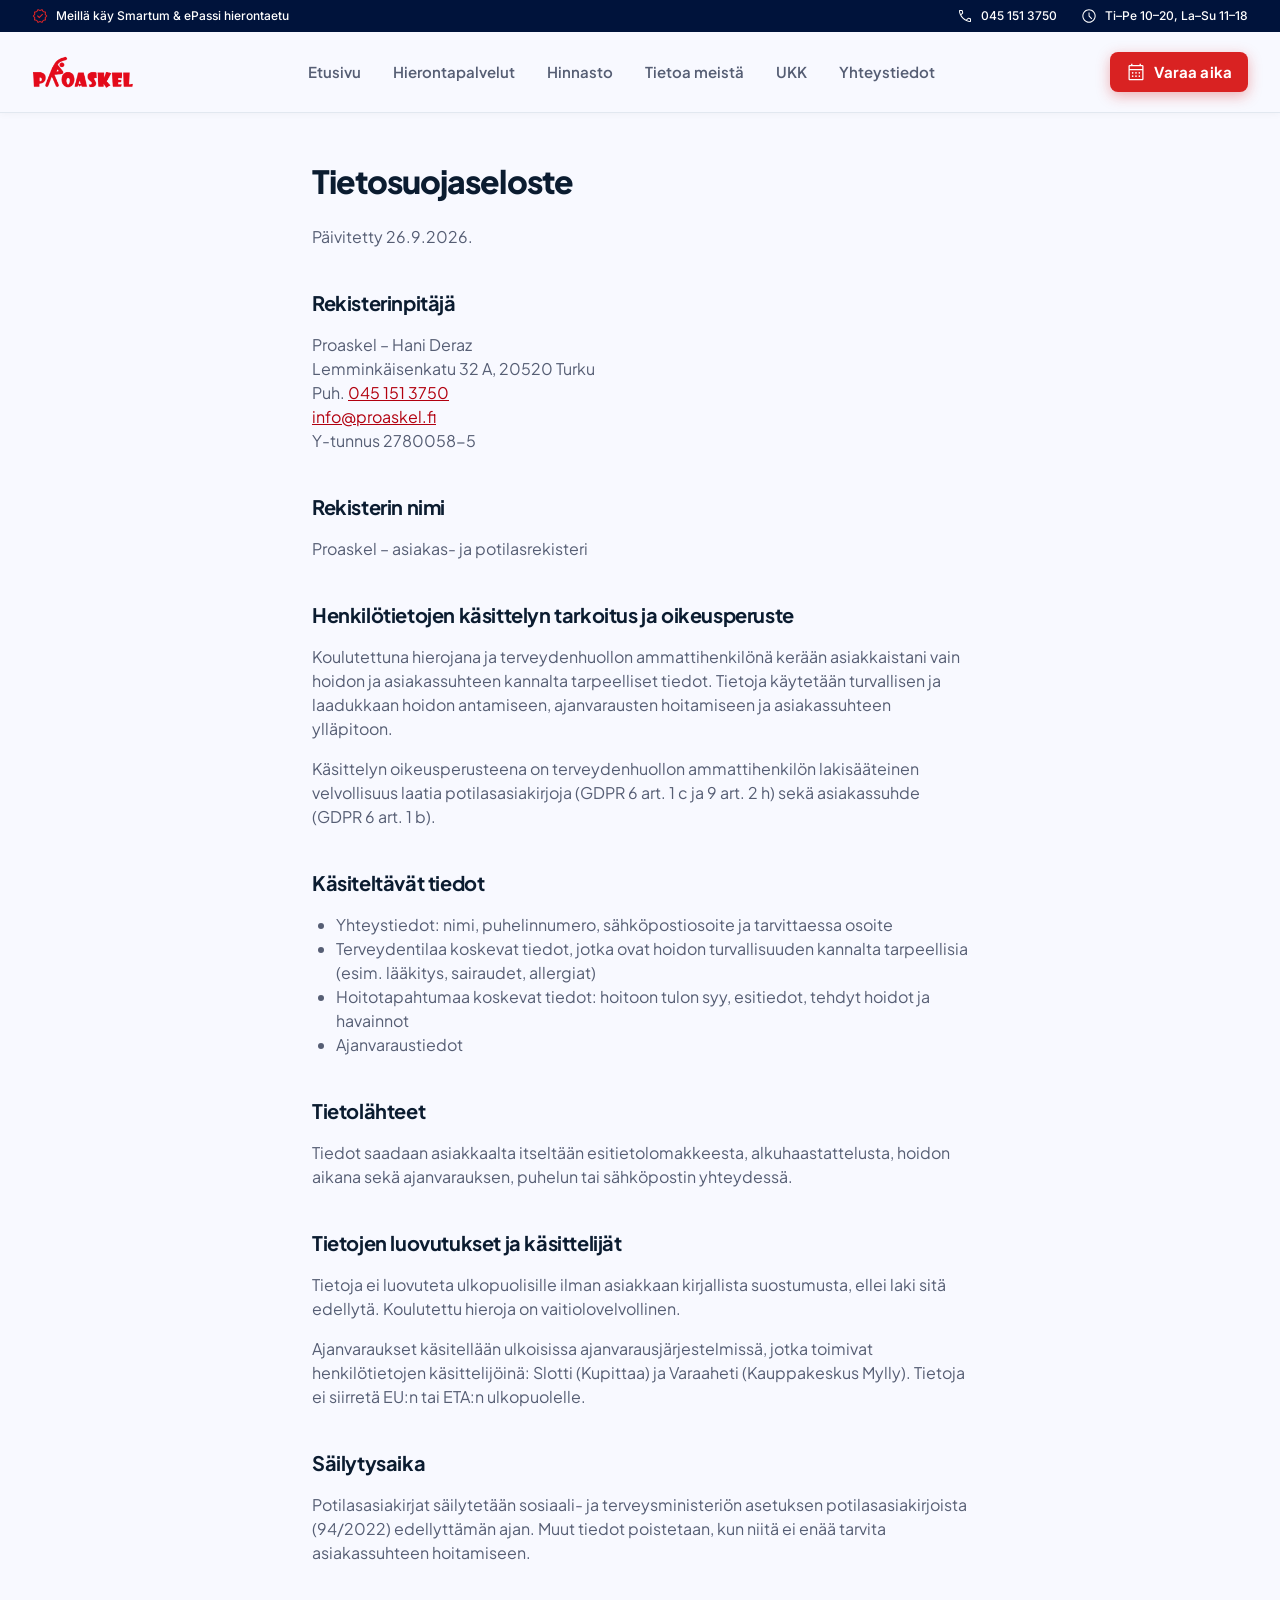
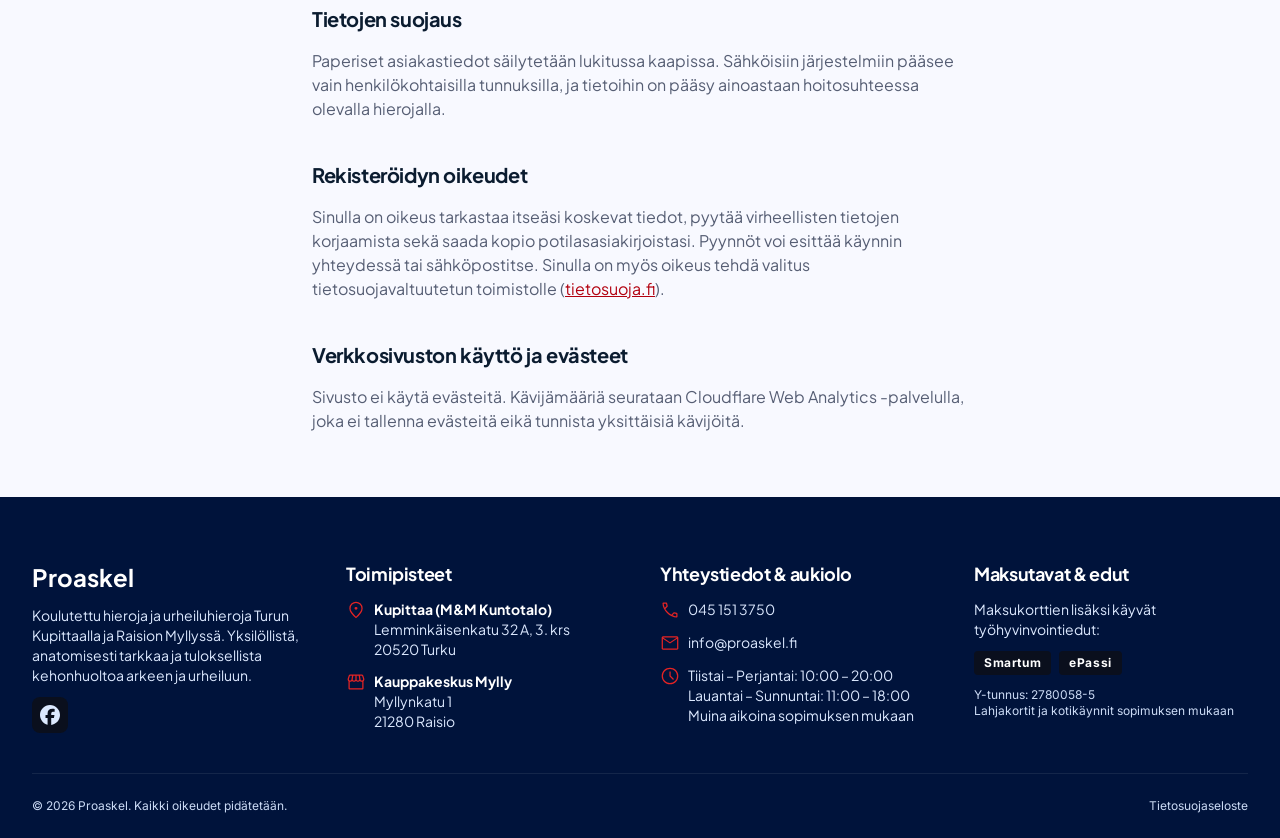
<file: tietosuojaseloste/index.html>
<!doctype html>
<html lang="fi">
<head>
<meta charset="utf-8">
<meta name="viewport" content="width=device-width, initial-scale=1">
<title>Tietosuojaseloste | Proaskel</title>
<meta name="description" content="Proaskelin tietosuojaseloste: miten asiakas- ja potilastietoja käsitellään, säilytetään ja suojataan sekä rekisteröidyn oikeudet.">
<link rel="canonical" href="https://www.proaskel.fi/tietosuojaseloste/">
<meta property="og:type" content="website">
<meta property="og:locale" content="fi_FI">
<meta property="og:site_name" content="Proaskel">
<meta property="og:title" content="Tietosuojaseloste | Proaskel">
<meta property="og:description" content="Proaskelin tietosuojaseloste: miten asiakas- ja potilastietoja käsitellään, säilytetään ja suojataan sekä rekisteröidyn oikeudet.">
<meta property="og:url" content="https://www.proaskel.fi/tietosuojaseloste/">
<meta property="og:image" content="https://www.proaskel.fi/images/og-kuva.jpg">
<meta property="og:image:width" content="1200">
<meta property="og:image:height" content="630">
<meta property="og:image:alt" content="Proaskel – koulutettu hieroja Hani Deraz">
<meta name="twitter:card" content="summary_large_image">
<meta name="theme-color" content="#00133B">
<link rel="icon" href="../favicon.png" type="image/png">
<link rel="apple-touch-icon" href="../apple-touch-icon.png">
<link rel="preload" href="../fonts/plus-jakarta-sans.woff2" as="font" type="font/woff2" crossorigin>
<link rel="stylesheet" href="../styles.css">
<link rel="stylesheet" href="../custom.css">

</head>
<body>
<a class="skip-link btn btn--primary btn--sm" href="#main">Siirry sisältöön</a>
<header class="site-header">
  <div class="topbar">
    <div class="container container--wide topbar__inner">
      <p class="topbar__item"><svg class="icon icon--sm" viewBox="0 -960 960 960" aria-hidden="true" focusable="false"><path d="m346-60-76-130-151-31 17-147-96-112 96-111-17-147 151-31 76-131 134 62 134-62 77 131 150 31-17 147 96 111-96 112 17 147-150 31-77 130-134-62-134 62Zm27-79 107-45 110 45 67-100 117-30-12-119 81-92-81-94 12-119-117-28-69-100-108 45-110-45-67 100-117 28 12 119-81 94 81 92-12 121 117 28 70 100Zm107-341Zm-43 133 227-225-45-41-182 180-95-99-46 45 141 140Z"/></svg><span>Meillä käy Smartum &amp; ePassi hierontaetu</span></p>
      <div class="topbar__meta">
        <a class="topbar__item" href="tel:+358451513750"><svg class="icon icon--sm" viewBox="0 -960 960 960" aria-hidden="true" focusable="false"><path d="M795-120q-116 0-236.5-56T335-335Q232-438 176-558.5T120-795q0-19.29 12.86-32.14Q145.71-840 165-840h140q14 0 24 10t14 25l26.93 125.64Q372-665 369.5-653.5t-10.73 19.73L259-533q26 44 55 82t64 72q37 38 78 69.5t86 55.5l95-98q10-11 23.15-15 13.15-4 25.85-2l119 26q15 4 25 16.04 10 12.05 10 26.96v135q0 19.29-12.86 32.14Q814.29-120 795-120ZM229-588l81-82-23-110H180q2 42 13.5 88.5T229-588Zm369 363q41 19 89 31t93 14v-107l-103-21-79 83ZM229-588Zm369 363Z"/></svg><span>045 151 3750</span></a>
        <p class="topbar__item"><svg class="icon icon--sm" viewBox="0 -960 960 960" aria-hidden="true" focusable="false"><path d="m627-287 45-45-159-160v-201h-60v225l174 181ZM480-80q-82 0-155-31.5t-127.5-86Q143-252 111.5-325T80-480q0-82 31.5-155t86-127.5Q252-817 325-848.5T480-880q82 0 155 31.5t127.5 86Q817-708 848.5-635T880-480q0 82-31.5 155t-86 127.5Q708-143 635-111.5T480-80Zm0-400Zm0 340q140 0 240-100t100-240q0-140-100-240T480-820q-140 0-240 100T140-480q0 140 100 240t240 100Z"/></svg><span>Ti–Pe 10–20, La–Su 11–18</span></p>
      </div>
    </div>
  </div>
  <div class="navbar">
    <div class="container container--wide navbar__inner">
      <a class="brand" href="../index.html">
        <img src="../images/site-logo.png" alt="Proaskel – etusivu" width="180" height="57">
      </a>
      <nav class="nav" aria-label="Päävalikko"><a href="../index.html">Etusivu</a><a href="../hierontapalvelut/index.html">Hierontapalvelut</a><a href="../index.html#hinnasto">Hinnasto</a><a href="../index.html#tietoa-meista">Tietoa meistä</a><a href="../hierontapalvelut/index.html#ukk">UKK</a><a href="../index.html#yhteystiedot">Yhteystiedot</a></nav>
      <div class="navbar__actions">
        <a class="btn btn--primary btn--sm navbar__cta" href="https://www.slotti.fi/booking/proaskel/" target="_blank" rel="noopener"><svg class="icon icon--md" viewBox="0 -960 960 960" aria-hidden="true" focusable="false"><path d="M180-80q-24 0-42-18t-18-42v-620q0-24 18-42t42-18h65v-60h65v60h340v-60h65v60h65q24 0 42 18t18 42v620q0 24-18 42t-42 18H180Zm0-60h600v-430H180v430Zm0-490h600v-130H180v130Zm0 0v-130 130Zm300 230q-17 0-28.5-11.5T440-440q0-17 11.5-28.5T480-480q17 0 28.5 11.5T520-440q0 17-11.5 28.5T480-400Zm-188.5-11.5Q280-423 280-440t11.5-28.5Q303-480 320-480t28.5 11.5Q360-457 360-440t-11.5 28.5Q337-400 320-400t-28.5-11.5ZM640-400q-17 0-28.5-11.5T600-440q0-17 11.5-28.5T640-480q17 0 28.5 11.5T680-440q0 17-11.5 28.5T640-400ZM480-240q-17 0-28.5-11.5T440-280q0-17 11.5-28.5T480-320q17 0 28.5 11.5T520-280q0 17-11.5 28.5T480-240Zm-188.5-11.5Q280-263 280-280t11.5-28.5Q303-320 320-320t28.5 11.5Q360-297 360-280t-11.5 28.5Q337-240 320-240t-28.5-11.5ZM640-240q-17 0-28.5-11.5T600-280q0-17 11.5-28.5T640-320q17 0 28.5 11.5T680-280q0 17-11.5 28.5T640-240Z"/></svg>Varaa aika</a>
        <details class="menu">
          <summary aria-label="Avaa valikko"><svg class="icon icon--lg icon-open" viewBox="0 -960 960 960" aria-hidden="true" focusable="false"><path d="M120-240v-60h720v60H120Zm0-210v-60h720v60H120Zm0-210v-60h720v60H120Z"/></svg><svg class="icon icon--lg icon-close" viewBox="0 -960 960 960" aria-hidden="true" focusable="false"><path d="m249-207-42-42 231-231-231-231 42-42 231 231 231-231 42 42-231 231 231 231-42 42-231-231-231 231Z"/></svg></summary>
          <nav class="menu__panel" aria-label="Mobiilivalikko"><a href="../index.html">Etusivu</a><a href="../hierontapalvelut/index.html">Hierontapalvelut</a><a href="../index.html#hinnasto">Hinnasto</a><a href="../index.html#tietoa-meista">Tietoa meistä</a><a href="../hierontapalvelut/index.html#ukk">UKK</a><a href="../index.html#yhteystiedot">Yhteystiedot</a></nav>
        </details>
      </div>
    </div>
  </div>
</header>
<main id="main">
<article class="container prose">
  <h1>Tietosuojaseloste</h1>
  
  <p>Päivitetty 26.9.2026.</p>

  <h2>Rekisterinpitäjä</h2>
  <p>Proaskel – Hani Deraz<br>Lemminkäisenkatu 32 A, 20520 Turku<br>Puh. <a href="tel:+358451513750">045 151 3750</a><br><a href="mailto:info@proaskel.fi">info@proaskel.fi</a><br>Y-tunnus 2780058-5</p>

  <h2>Rekisterin nimi</h2>
  <p>Proaskel – asiakas- ja potilasrekisteri</p>

  <h2>Henkilötietojen käsittelyn tarkoitus ja oikeusperuste</h2>
  <p>Koulutettuna hierojana ja terveydenhuollon ammattihenkilönä kerään asiakkaistani vain hoidon ja asiakassuhteen kannalta tarpeelliset tiedot. Tietoja käytetään turvallisen ja laadukkaan hoidon antamiseen, ajanvarausten hoitamiseen ja asiakassuhteen ylläpitoon.</p>
  <p>Käsittelyn oikeusperusteena on terveydenhuollon ammattihenkilön lakisääteinen velvollisuus laatia potilasasiakirjoja (GDPR 6 art. 1 c ja 9 art. 2 h) sekä asiakassuhde (GDPR 6 art. 1 b).</p>

  <h2>Käsiteltävät tiedot</h2>
  <ul>
    <li>Yhteystiedot: nimi, puhelinnumero, sähköpostiosoite ja tarvittaessa osoite</li>
    <li>Terveydentilaa koskevat tiedot, jotka ovat hoidon turvallisuuden kannalta tarpeellisia (esim. lääkitys, sairaudet, allergiat)</li>
    <li>Hoitotapahtumaa koskevat tiedot: hoitoon tulon syy, esitiedot, tehdyt hoidot ja havainnot</li>
    <li>Ajanvaraustiedot</li>
  </ul>

  <h2>Tietolähteet</h2>
  <p>Tiedot saadaan asiakkaalta itseltään esitietolomakkeesta, alkuhaastattelusta, hoidon aikana sekä ajanvarauksen, puhelun tai sähköpostin yhteydessä.</p>

  <h2>Tietojen luovutukset ja käsittelijät</h2>
  <p>Tietoja ei luovuteta ulkopuolisille ilman asiakkaan kirjallista suostumusta, ellei laki sitä edellytä. Koulutettu hieroja on vaitiolovelvollinen.</p>
  <p>Ajanvaraukset käsitellään ulkoisissa ajanvarausjärjestelmissä, jotka toimivat henkilötietojen käsittelijöinä: Slotti (Kupittaa) ja Varaaheti (Kauppakeskus Mylly). Tietoja ei siirretä EU:n tai ETA:n ulkopuolelle.</p>

  <h2>Säilytysaika</h2>
  <p>Potilasasiakirjat säilytetään sosiaali- ja terveysministeriön asetuksen potilasasiakirjoista (94/2022) edellyttämän ajan. Muut tiedot poistetaan, kun niitä ei enää tarvita asiakassuhteen hoitamiseen.</p>

  <h2>Tietojen suojaus</h2>
  <p>Paperiset asiakastiedot säilytetään lukitussa kaapissa. Sähköisiin järjestelmiin pääsee vain henkilökohtaisilla tunnuksilla, ja tietoihin on pääsy ainoastaan hoitosuhteessa olevalla hierojalla.</p>

  <h2>Rekisteröidyn oikeudet</h2>
  <p>Sinulla on oikeus tarkastaa itseäsi koskevat tiedot, pyytää virheellisten tietojen korjaamista sekä saada kopio potilasasiakirjoistasi. Pyynnöt voi esittää käynnin yhteydessä tai sähköpostitse. Sinulla on myös oikeus tehdä valitus tietosuojavaltuutetun toimistolle (<a href="https://tietosuoja.fi" target="_blank" rel="noopener">tietosuoja.fi</a>).</p>

  <h2>Verkkosivuston käyttö ja evästeet</h2>
  <p>Sivusto ei käytä evästeitä. Kävijämääriä seurataan Cloudflare Web Analytics -palvelulla, joka ei tallenna evästeitä eikä tunnista yksittäisiä kävijöitä.</p>
</article>
</main>
<footer class="site-footer">
  <div class="container container--wide">
    <div class="footer__grid">
      <div class="footer__col">
        <p class="footer__brand">Proaskel</p>
        <p>Koulutettu hieroja ja urheiluhieroja Turun Kupittaalla ja Raision Myllyssä. Yksilöllistä, anatomisesti tarkkaa ja tuloksellista kehonhuoltoa arkeen ja urheiluun.</p>
        <div class="social">
          <a href="https://www.facebook.com/Hierojahani.fi/" target="_blank" rel="noopener" aria-label="Proaskel Facebookissa"><svg class="icon icon--md" viewBox="0 0 24 24" aria-hidden="true" focusable="false"><path d="M9.101 23.691v-7.98H6.627v-3.667h2.474v-1.58c0-4.085 1.848-5.978 5.858-5.978.401 0 .955.042 1.468.103a8.68 8.68 0 0 1 1.141.195v3.325a8.623 8.623 0 0 0-.653-.036 26.805 26.805 0 0 0-.733-.009c-.707 0-1.259.096-1.675.309a1.686 1.686 0 0 0-.679.622c-.258.42-.374.995-.374 1.752v1.297h3.919l-.386 2.103-.287 1.564h-3.246v8.245C19.396 23.238 24 18.179 24 12.044c0-6.627-5.373-12-12-12s-12 5.373-12 12c0 5.628 3.874 10.35 9.101 11.647Z"/></svg></a>
        </div>
      </div>
      <div class="footer__col">
        <h2>Toimipisteet</h2>
        <div class="footer__row"><svg class="icon icon--md" viewBox="0 -960 960 960" aria-hidden="true" focusable="false"><path d="M529.5-510.5Q550-531 550-560t-20.5-49.5Q509-630 480-630t-49.5 20.5Q410-589 410-560t20.5 49.5Q451-490 480-490t49.5-20.5ZM480-159q133-121 196.5-219.5T740-552q0-118-75.5-193T480-820q-109 0-184.5 75T220-552q0 75 65 173.5T480-159Zm0 79Q319-217 239.5-334.5T160-552q0-150 96.5-239T480-880q127 0 223.5 89T800-552q0 100-79.5 217.5T480-80Zm0-480Z"/></svg><p><strong>Kupittaa (M&amp;M Kuntotalo)</strong>Lemminkäisenkatu 32 A, 3. krs<br>20520 Turku</p></div>
        <div class="footer__row"><svg class="icon icon--md" viewBox="0 -960 960 960" aria-hidden="true" focusable="false"><path d="M840-519v339q0 24-18 42t-42 18H179q-24 0-42-18t-18-42v-339q-28-24-37-59t2-70l43-135q8-27 28-42t46-15h553q28 0 49 15.5t29 41.5l44 135q11 35 1.5 70T840-519Zm-270-31q29 0 49-19t16-46l-25-165H510v165q0 26 17 45.5t43 19.5Zm-187 0q28 0 47.5-19t19.5-46v-165H350l-25 165q-4 26 14 45.5t44 19.5Zm-182 0q24 0 41.5-16.5T263-607l26-173H189l-46 146q-10 31 8 57.5t50 26.5Zm557 0q32 0 50.5-26t8.5-58l-46-146H671l26 173q3 24 20.5 40.5T758-550ZM179-180h601v-311q1 1-6.5 1H758q-25 0-47.5-10.5T666-533q-16 20-40 31.5T573-490q-30 0-51.5-8.5T480-527q-15 18-38 27.5t-52 9.5q-31 0-55-11t-41-32q-24 21-47 32t-46 11h-13.5q-6.5 0-8.5-1v311Zm601 0H179h601Z"/></svg><p><strong>Kauppakeskus Mylly</strong>Myllynkatu 1<br>21280 Raisio</p></div>
      </div>
      <div class="footer__col">
        <h2>Yhteystiedot &amp; aukiolo</h2>
        <div class="footer__row"><svg class="icon icon--md" viewBox="0 -960 960 960" aria-hidden="true" focusable="false"><path d="M795-120q-116 0-236.5-56T335-335Q232-438 176-558.5T120-795q0-19.29 12.86-32.14Q145.71-840 165-840h140q14 0 24 10t14 25l26.93 125.64Q372-665 369.5-653.5t-10.73 19.73L259-533q26 44 55 82t64 72q37 38 78 69.5t86 55.5l95-98q10-11 23.15-15 13.15-4 25.85-2l119 26q15 4 25 16.04 10 12.05 10 26.96v135q0 19.29-12.86 32.14Q814.29-120 795-120ZM229-588l81-82-23-110H180q2 42 13.5 88.5T229-588Zm369 363q41 19 89 31t93 14v-107l-103-21-79 83ZM229-588Zm369 363Z"/></svg><a href="tel:+358451513750">045 151 3750</a></div>
        <div class="footer__row"><svg class="icon icon--md" viewBox="0 -960 960 960" aria-hidden="true" focusable="false"><path d="M140-160q-24 0-42-18t-18-42v-520q0-24 18-42t42-18h680q24 0 42 18t18 42v520q0 24-18 42t-42 18H140Zm340-302L140-685v465h680v-465L480-462Zm0-60 336-218H145l335 218ZM140-685v-55 520-465Z"/></svg><a href="mailto:info@proaskel.fi">info@proaskel.fi</a></div>
        <div class="footer__row"><svg class="icon icon--md" viewBox="0 -960 960 960" aria-hidden="true" focusable="false"><path d="m627-287 45-45-159-160v-201h-60v225l174 181ZM480-80q-82 0-155-31.5t-127.5-86Q143-252 111.5-325T80-480q0-82 31.5-155t86-127.5Q252-817 325-848.5T480-880q82 0 155 31.5t127.5 86Q817-708 848.5-635T880-480q0 82-31.5 155t-86 127.5Q708-143 635-111.5T480-80Zm0-400Zm0 340q140 0 240-100t100-240q0-140-100-240T480-820q-140 0-240 100T140-480q0 140 100 240t240 100Z"/></svg><p>Tiistai – Perjantai: 10:00 – 20:00<br>Lauantai – Sunnuntai: 11:00 – 18:00<br>Muina aikoina sopimuksen mukaan</p></div>
      </div>
      <div class="footer__col">
        <h2>Maksutavat &amp; edut</h2>
        <p>Maksukorttien lisäksi käyvät työhyvinvointiedut:</p>
        <ul class="badges" role="list"><li>Smartum</li><li>ePassi</li></ul>
        <div class="footer__legal"><p>Y-tunnus: 2780058-5</p><p>Lahjakortit ja kotikäynnit sopimuksen mukaan</p></div>
      </div>
    </div>
    <div class="footer__bottom">
      <p>© 2026 Proaskel. Kaikki oikeudet pidätetään.</p>
      <a href="../tietosuojaseloste/index.html">Tietosuojaseloste</a>
    </div>
  </div>
</footer>
<div class="action-bar">
  <a class="btn btn--soft" href="tel:+358451513750"><svg class="icon icon--md" viewBox="0 -960 960 960" aria-hidden="true" focusable="false"><path d="M795-120q-116 0-236.5-56T335-335Q232-438 176-558.5T120-795q0-19.29 12.86-32.14Q145.71-840 165-840h140q14 0 24 10t14 25l26.93 125.64Q372-665 369.5-653.5t-10.73 19.73L259-533q26 44 55 82t64 72q37 38 78 69.5t86 55.5l95-98q10-11 23.15-15 13.15-4 25.85-2l119 26q15 4 25 16.04 10 12.05 10 26.96v135q0 19.29-12.86 32.14Q814.29-120 795-120ZM229-588l81-82-23-110H180q2 42 13.5 88.5T229-588Zm369 363q41 19 89 31t93 14v-107l-103-21-79 83ZM229-588Zm369 363Z"/></svg>Soita</a>
  <a class="btn btn--primary" href="https://www.slotti.fi/booking/proaskel/" target="_blank" rel="noopener"><svg class="icon icon--md" viewBox="0 -960 960 960" aria-hidden="true" focusable="false"><path d="M180-80q-24 0-42-18t-18-42v-620q0-24 18-42t42-18h65v-60h65v60h340v-60h65v60h65q24 0 42 18t18 42v620q0 24-18 42t-42 18H180Zm0-60h600v-430H180v430Zm0-490h600v-130H180v130Zm0 0v-130 130Zm300 230q-17 0-28.5-11.5T440-440q0-17 11.5-28.5T480-480q17 0 28.5 11.5T520-440q0 17-11.5 28.5T480-400Zm-188.5-11.5Q280-423 280-440t11.5-28.5Q303-480 320-480t28.5 11.5Q360-457 360-440t-11.5 28.5Q337-400 320-400t-28.5-11.5ZM640-400q-17 0-28.5-11.5T600-440q0-17 11.5-28.5T640-480q17 0 28.5 11.5T680-440q0 17-11.5 28.5T640-400ZM480-240q-17 0-28.5-11.5T440-280q0-17 11.5-28.5T480-320q17 0 28.5 11.5T520-280q0 17-11.5 28.5T480-240Zm-188.5-11.5Q280-263 280-280t11.5-28.5Q303-320 320-320t28.5 11.5Q360-297 360-280t-11.5 28.5Q337-240 320-240t-28.5-11.5ZM640-240q-17 0-28.5-11.5T600-280q0-17 11.5-28.5T640-320q17 0 28.5 11.5T680-280q0 17-11.5 28.5T640-240Z"/></svg>Varaa aika</a>
</div>
<script src="../custom.js" defer></script>
</body>
</html>
</file>
<file: styles.css>
/* Proaskel – generated by Homepage Machine. Do not edit by hand: use custom.css. */
@layer reset, tokens, base, components, utilities;

@layer reset {
  *, *::before, *::after { box-sizing: border-box; }
  * { margin: 0; }
  html { -webkit-text-size-adjust: 100%; text-size-adjust: 100%; }
  img, svg { display: block; max-width: 100%; }
  img { height: auto; }
  input, button, textarea, select { font: inherit; }
  p, h1, h2, h3, h4 { overflow-wrap: break-word; }
  ul[role="list"], ol[role="list"] { list-style: none; padding: 0; }
}

@layer tokens {
  @font-face {
    font-family: "Plus Jakarta Sans";
    src: url("fonts/plus-jakarta-sans.woff2") format("woff2");
    font-weight: 200 800;
    font-display: swap;
  }
  @font-face {
    font-family: "Inter";
    src: url("fonts/inter.woff2") format("woff2");
    font-weight: 100 900;
    font-display: swap;
  }

  :root {
    /* Colour */
    --c-primary: #b2000f;
    --c-primary-container: #d92222;
    --c-red-deep: #b91c1c;
    --c-red-vivid: #e52424;
    --c-red-subtle: #fef2f2;
    --c-on-primary: #ffffff;
    --c-surface: #f8f9ff;
    --c-surface-lowest: #ffffff;
    --c-surface-container: #e5eeff;
    --c-surface-high: #dce9ff;
    --c-surface-dim: #cbdbf5;
    --c-slate-surface: #f8fafc;
    --c-slate-muted: #f1f5f9;
    --c-border: #e2e8f0;
    --c-on-surface: #0b1c30;
    --c-secondary: #565e74;
    --c-navy: #00133b;
    --c-navy-deep: #0a0f1d;

    /* Type */
    --f-display: "Plus Jakarta Sans", system-ui, -apple-system, "Segoe UI", sans-serif;
    --f-ui: "Inter", system-ui, -apple-system, "Segoe UI", sans-serif;

    /* 8-point spacing */
    --s-0: 4px;
    --s-1: 8px;
    --s-2: 16px;
    --s-3: 24px;
    --s-4: 32px;
    --s-5: 40px;
    --s-6: 48px;
    --s-8: 64px;
    --s-12: 96px;

    /* Shape & elevation */
    --r-sm: 8px;
    --r-md: 12px;
    --r-lg: 16px;
    --r-full: 9999px;
    --shadow-1: 0 1px 3px rgb(15 23 42 / 0.04), 0 6px 16px rgb(15 23 42 / 0.02);
    --shadow-2: 0 8px 24px rgb(15 23 42 / 0.08);
    --shadow-cta: 0 4px 14px rgb(217 34 34 / 0.35);

    --header-h: 64px;
    --topbar-h: 32px;
    --container: 1024px;
  }

  @media (min-width: 1024px) {
    :root { --header-h: 80px; }
  }
}

@layer base {
  html {
    scroll-behavior: smooth;
    scroll-padding-top: calc(var(--header-h) + var(--topbar-h) + var(--s-2));
  }
  @media (prefers-reduced-motion: reduce) {
    html { scroll-behavior: auto; }
    *, *::before, *::after { transition: none !important; }
  }

  body {
    font-family: var(--f-display);
    font-size: 16px;
    line-height: 1.5;
    color: var(--c-on-surface);
    background: var(--c-surface);
    padding-bottom: 72px; /* room for mobile action bar */
    -webkit-font-smoothing: antialiased;
  }
  @media (min-width: 768px) { body { padding-bottom: 0; } }

  h1, h2, h3 { font-weight: 700; color: var(--c-on-surface); }
  h1 { font-size: 32px; line-height: 40px; letter-spacing: -0.02em; font-weight: 800; }
  h2 { font-size: 26px; line-height: 34px; letter-spacing: -0.01em; }
  h3 { font-size: 18px; line-height: 26px; }
  @media (min-width: 768px) {
    h1 { font-size: 48px; line-height: 56px; letter-spacing: -0.03em; }
    h2 { font-size: 36px; line-height: 44px; letter-spacing: -0.02em; }
  }

  a { color: inherit; text-decoration: none; }
  a:hover { text-decoration: underline; text-underline-offset: 3px; }
  :focus-visible { outline: 2px solid var(--c-primary-container); outline-offset: 2px; border-radius: 4px; }

  strong { font-weight: 700; }
}

@layer components {
  /* ---------- Layout ---------- */
  .container { width: 100%; max-width: var(--container); margin-inline: auto; padding-inline: var(--s-2); }
  .container--wide { max-width: 1280px; }
  .container--narrow { max-width: 896px; }
  @media (min-width: 1024px) { .container { padding-inline: var(--s-4); } }

  .section { padding-block: var(--s-6); border-top: 1px solid var(--c-border); }
  .section--flush { border-top: 0; }
  @media (min-width: 768px) { .section { padding-block: var(--s-8); } }

  .section__head { text-align: center; margin-bottom: var(--s-5); display: grid; gap: var(--s-1); }
  .section__head p { color: var(--c-secondary); max-width: 576px; margin-inline: auto; }

  .eyebrow {
    font-family: var(--f-ui);
    font-size: 12px; line-height: 16px; font-weight: 600;
    letter-spacing: 0.1em; text-transform: uppercase;
    color: var(--c-secondary);
  }
  .eyebrow--red { color: var(--c-primary); font-weight: 700; }

  .lead { font-size: 18px; line-height: 28px; color: var(--c-secondary); }
  .muted { color: var(--c-secondary); }
  .small { font-size: 14px; line-height: 20px; }
  .caption { font-family: var(--f-ui); font-size: 12px; line-height: 16px; font-weight: 500; }

  .icon { width: 1.25em; height: 1.25em; flex: none; fill: currentColor; }
  .icon--sm { width: 16px; height: 16px; }
  .icon--md { width: 20px; height: 20px; }
  .icon--lg { width: 24px; height: 24px; }

  /* ---------- Buttons ---------- */
  .btn {
    display: inline-flex; align-items: center; justify-content: center; gap: var(--s-1);
    min-height: 48px; padding: 12px var(--s-3);
    border-radius: var(--r-sm);
    font-size: 15px; line-height: 20px; font-weight: 700; letter-spacing: 0.01em;
    transition: background-color .15s, box-shadow .15s;
    text-decoration: none !important;
  }
  .btn--primary { background: var(--c-primary-container); color: var(--c-on-primary); }
  .btn--primary:hover { background: var(--c-red-deep); box-shadow: var(--shadow-cta); }
  .btn--soft { background: var(--c-surface-container); color: var(--c-on-surface); }
  .btn--soft:hover { background: var(--c-surface-high); }
  .btn--pill { border-radius: var(--r-full); }
  .btn--sm { min-height: 40px; padding: var(--s-1) var(--s-2); }
  .btn--block { width: 100%; }

  .link-arrow {
    display: inline-flex; align-items: center; gap: var(--s-0);
    font-weight: 700; color: var(--c-primary);
  }
  .link-arrow:hover { color: var(--c-red-deep); }

  .btn-row { display: flex; flex-wrap: wrap; gap: var(--s-2); justify-content: center; }

  /* ---------- Header ---------- */
  .site-header { position: sticky; top: 0; z-index: 50; box-shadow: 0 1px 8px rgb(0 0 0 / 0.04); }
  .topbar { background: var(--c-navy); color: var(--c-surface-lowest); font-family: var(--f-ui); font-size: 12px; line-height: 16px; font-weight: 500; }
  .topbar__inner { min-height: var(--topbar-h); display: flex; align-items: center; justify-content: space-between; gap: var(--s-2); }
  .topbar__item { display: flex; align-items: center; gap: var(--s-1); }
  .topbar__item .icon { color: var(--c-red-vivid); }
  .topbar__meta { display: none; gap: var(--s-3); }
  .topbar__meta .icon { color: inherit; }
  @media (min-width: 768px) { .topbar__meta { display: flex; } }

  .navbar {
    background: rgb(248 249 255 / 0.9);
    -webkit-backdrop-filter: blur(12px); backdrop-filter: blur(12px);
    border-bottom: 1px solid var(--c-border);
  }
  .navbar__inner { height: var(--header-h); display: flex; align-items: center; justify-content: space-between; gap: var(--s-2); }
  .brand { display: flex; align-items: center; gap: var(--s-1); text-decoration: none !important; }
  .brand img { height: 32px; width: auto; }
  .brand__name { display: none; font-size: 20px; line-height: 28px; font-weight: 700; letter-spacing: -0.01em; }
  @media (min-width: 640px) { .brand__name { display: inline; } }

  .nav { display: none; }
  .nav a {
    font-size: 15px; line-height: 20px; font-weight: 600;
    color: var(--c-secondary); padding: 6px 12px; border-radius: var(--r-sm);
  }
  .nav a:hover { color: var(--c-on-surface); text-decoration: none; background: var(--c-slate-muted); }
  .nav a[aria-current="page"] { background: var(--c-red-subtle); color: var(--c-primary); font-weight: 700; }
  @media (min-width: 1024px) { .nav { display: flex; align-items: center; gap: var(--s-1); } }

  .navbar__actions { display: flex; align-items: center; gap: var(--s-1); }
  .navbar__cta { display: none; }
  @media (min-width: 400px) { .navbar__cta { display: inline-flex; } }
  .navbar__cta { box-shadow: var(--shadow-cta); }

  /* Mobile menu (details/summary, no JS) */
  .menu { position: relative; }
  .menu > summary {
    list-style: none; cursor: pointer;
    width: 40px; height: 40px; display: grid; place-items: center;
    border-radius: var(--r-sm); background: var(--c-surface-container);
  }
  .menu > summary::-webkit-details-marker { display: none; }
  .menu .icon-close { display: none; }
  .menu[open] .icon-open { display: none; }
  .menu[open] .icon-close { display: block; }
  .menu__panel {
    position: absolute; right: 0; top: calc(100% + var(--s-1));
    width: min(288px, calc(100vw - 32px));
    background: var(--c-surface-lowest); border: 1px solid var(--c-border);
    border-radius: var(--r-md); box-shadow: var(--shadow-2);
    padding: var(--s-1); display: grid;
  }
  .menu__panel a { padding: 12px var(--s-2); border-radius: var(--r-sm); font-weight: 600; }
  .menu__panel a:hover { background: var(--c-slate-muted); text-decoration: none; }
  .menu__panel a[aria-current="page"] { background: var(--c-red-subtle); color: var(--c-primary); }
  @media (min-width: 1024px) { .menu { display: none; } }

  /* ---------- Hero ---------- */
  .hero { background: var(--c-surface-lowest); }
  .hero__inner { padding-block: var(--s-8); text-align: center; display: grid; justify-items: center; gap: var(--s-2); }
  .hero__inner > * { max-width: 768px; }
  .hero__inner .lead { max-width: 672px; }
  .hero .btn-row { padding-top: var(--s-1); }

  .chip {
    display: inline-flex; align-items: center; gap: var(--s-1);
    padding: var(--s-0) 12px; border-radius: var(--r-full);
    background: var(--c-red-subtle); color: var(--c-primary);
    font-family: var(--f-ui); font-size: 12px; line-height: 16px; font-weight: 700;
    letter-spacing: 0.05em; text-transform: uppercase;
  }
  .chip__dot { width: 8px; height: 8px; border-radius: 50%; background: var(--c-primary); }

  .trust { display: flex; flex-wrap: wrap; justify-content: center; gap: var(--s-2) var(--s-4); margin-top: var(--s-4); color: var(--c-secondary); }
  .trust li { display: flex; align-items: center; gap: var(--s-1); }
  .trust .icon { color: var(--c-primary); }

  /* ---------- Services (home) ---------- */
  .service-grid { display: grid; gap: var(--s-3); }
  @media (min-width: 768px) { .service-grid { grid-template-columns: repeat(2, 1fr); } }
  @media (min-width: 1024px) { .service-grid { grid-template-columns: repeat(4, 1fr); } }
  .service-grid h3 { margin-bottom: var(--s-1); }
  .service-grid p { font-size: 14px; line-height: 22px; color: var(--c-secondary); }
  .section__more { text-align: center; margin-top: var(--s-4); }

  /* ---------- Pricing ---------- */
  .price-grid { display: grid; gap: var(--s-2); }
  @media (min-width: 640px) { .price-grid { grid-template-columns: repeat(2, 1fr); } }
  @media (min-width: 1024px) { .price-grid { grid-template-columns: repeat(4, 1fr); } }
  .price {
    background: var(--c-surface); border: 1px solid var(--c-border); border-radius: var(--r-md);
    padding: var(--s-3); text-align: center;
    display: flex; flex-direction: column; justify-content: space-between; gap: 12px;
  }
  .price--featured { background: var(--c-red-subtle); border-color: rgb(185 28 28 / 0.1); }
  .price .price__amount {
    font-size: 48px; line-height: 56px; font-weight: 800; letter-spacing: -0.03em;
    font-variant-numeric: tabular-nums;
  }
  .price--featured .price__amount, .price--featured .eyebrow { color: var(--c-primary); }
  .price p { font-size: 14px; line-height: 20px; color: var(--c-secondary); }
  .price .link-arrow { justify-content: center; font-size: 13px; margin-top: var(--s-1); }
  .note {
    margin-top: var(--s-3); display: flex; flex-wrap: wrap; align-items: center; justify-content: center; gap: var(--s-1);
    color: var(--c-secondary);
  }
  .note .icon { color: var(--c-primary); }

  /* ---------- Profile ---------- */
  .profile { display: grid; gap: var(--s-5); align-items: center; }
  @media (min-width: 768px) { .profile { grid-template-columns: 4fr 8fr; } }
  .profile__photo {
    width: 192px; height: 224px; margin-inline: auto;
    border-radius: var(--r-lg); overflow: hidden; background: var(--c-navy); box-shadow: var(--shadow-1);
  }
  .profile__photo img { width: 100%; height: 100%; object-fit: cover; object-position: top; }
  .profile__body { display: grid; gap: 12px; }
  .profile__body h2 { font-size: 24px; line-height: 32px; }
  .profile__title { color: var(--c-primary); font-weight: 600; font-size: 14px; line-height: 20px; }
  .profile__body blockquote {
    border-left: 2px solid var(--c-primary); padding-left: 12px;
    font-style: italic; color: var(--c-secondary); font-size: 14px;
  }
  .profile__links { display: flex; flex-wrap: wrap; align-items: center; gap: var(--s-1) var(--s-3); padding-top: var(--s-1); font-size: 14px; }
  .profile__links a:not(.link-arrow) { display: inline-flex; align-items: center; gap: var(--s-0); color: var(--c-secondary); }

  .testimonial { text-align: center; padding-block: var(--s-5); }
  .testimonial blockquote { font-size: 18px; line-height: 28px; font-style: italic; font-weight: 500; max-width: 672px; margin-inline: auto; }
  .testimonial figcaption { margin-top: var(--s-1); color: var(--c-secondary); }

  /* ---------- Testimonial cards ---------- */
  .reviews { display: grid; gap: var(--s-2); }
  @media (min-width: 640px) { .reviews { grid-template-columns: repeat(2, 1fr); } }
  @media (min-width: 1024px) { .reviews { grid-template-columns: repeat(3, 1fr); gap: var(--s-3); } }
  .review {
    background: var(--c-slate-surface); border: 1px solid var(--c-border); border-radius: var(--r-md);
    padding: var(--s-3); display: flex; flex-direction: column; gap: var(--s-2);
  }
  .review__mark { color: var(--c-primary-container); font-size: 40px; line-height: 24px; font-weight: 800; height: 24px; }
  .review blockquote { flex: 1; font-size: 15px; line-height: 24px; color: var(--c-on-surface); }
  .review figcaption { display: flex; flex-wrap: wrap; align-items: center; gap: var(--s-1); }
  .review__name { font-weight: 700; font-size: 14px; }
  .review__role {
    font-family: var(--f-ui); font-size: 12px; line-height: 16px; font-weight: 700; letter-spacing: 0.05em; text-transform: uppercase;
    background: var(--c-red-subtle); color: var(--c-primary-container); border-radius: var(--r-full); padding: var(--s-0) 10px;
  }

  /* ---------- Locations ---------- */
  .location-grid { display: grid; gap: var(--s-3); }
  @media (min-width: 768px) { .location-grid { grid-template-columns: repeat(2, 1fr); gap: var(--s-5); } }
  .location {
    background: var(--c-surface); border-radius: var(--r-md); padding: var(--s-3);
    display: flex; flex-direction: column; justify-content: space-between; gap: var(--s-2);
  }
  .location--card { background: var(--c-slate-surface); border: 1px solid var(--c-border); text-align: left; }
  .location__info { display: grid; gap: var(--s-1); font-size: 14px; line-height: 20px; color: var(--c-secondary); }
  .location__info h3 { font-size: 20px; line-height: 28px; }
  .location__actions { display: flex; flex-wrap: wrap; align-items: center; gap: var(--s-1) var(--s-3); font-size: 14px; }
  .location__actions a:not(.link-arrow):not(.btn) { color: var(--c-secondary); display: inline-flex; align-items: center; gap: var(--s-0); }

  .cta-band { background: var(--c-surface); border-top: 1px solid var(--c-border); padding-block: var(--s-5); text-align: center; }
  .cta-band__inner { display: grid; justify-items: center; gap: 12px; }
  .cta-band h2 { font-size: 20px; line-height: 28px; font-weight: 700; }

  /* ---------- Treatment cards (services) ---------- */
  .card-grid { display: grid; gap: var(--s-3); }
  @media (min-width: 768px) { .card-grid { grid-template-columns: repeat(2, 1fr); } }
  @media (min-width: 1024px) { .card-grid { grid-template-columns: repeat(3, 1fr); } .card--wide { grid-column: span 2; } }
  .card {
    background: var(--c-surface-lowest); border: 1px solid var(--c-border); border-radius: var(--r-lg);
    padding: var(--s-4); box-shadow: var(--shadow-1);
    display: flex; flex-direction: column; justify-content: space-between;
    transition: box-shadow .2s;
  }
  .card:hover { box-shadow: var(--shadow-2); }
  .card__body { display: grid; gap: var(--s-2); align-content: start; }
  .card__icon {
    width: 48px; height: 48px; border-radius: var(--r-md);
    display: grid; place-items: center;
    background: var(--c-red-subtle); color: var(--c-primary);
  }
  .card__icon--neutral { background: var(--c-surface-container); color: var(--c-on-surface); }
  .card h3 { font-size: 20px; line-height: 28px; font-weight: 600; }
  .card__body > p { color: var(--c-secondary); }
  .bullets { display: grid; gap: 6px; font-size: 14px; line-height: 20px; padding-top: var(--s-1); }
  .card--wide .bullets { display: flex; flex-wrap: wrap; gap: 6px var(--s-2); }
  .bullets li { display: flex; align-items: center; gap: var(--s-1); }
  .bullets li::before, .contra li::before {
    content: ""; width: 6px; height: 6px; border-radius: 50%; background: var(--c-primary); flex: none;
  }
  .card__foot {
    margin-top: var(--s-3); padding-top: var(--s-3); border-top: 1px solid var(--c-border);
    display: flex; align-items: center; justify-content: space-between; gap: var(--s-2);
  }

  /* ---------- Contraindications ---------- */
  .panel {
    background: var(--c-surface-lowest); border: 1px solid var(--c-border); border-radius: var(--r-lg);
    padding: var(--s-3); box-shadow: var(--shadow-1);
  }
  @media (min-width: 640px) { .panel { padding: var(--s-4); } }
  .panel__head { display: flex; align-items: flex-start; gap: var(--s-2); margin-bottom: var(--s-3); }
  .panel__head h2 { font-size: 20px; line-height: 28px; font-weight: 600; margin-bottom: var(--s-0); }
  .round-icon {
    width: 40px; height: 40px; border-radius: 50%; flex: none;
    display: grid; place-items: center; background: var(--c-red-subtle); color: var(--c-primary);
  }
  .contra { display: grid; grid-template-columns: repeat(2, 1fr); gap: 12px; margin-bottom: var(--s-3); }
  @media (min-width: 640px) { .contra { grid-template-columns: repeat(3, 1fr); } }
  .contra li {
    display: flex; align-items: center; gap: var(--s-1);
    padding: 12px; border-radius: var(--r-sm); background: var(--c-slate-surface);
    font-size: 14px; line-height: 20px; font-weight: 600;
  }
  .callout {
    padding: var(--s-2); border-radius: var(--r-md); background: var(--c-red-subtle);
    display: flex; flex-direction: column; align-items: flex-start; justify-content: space-between; gap: var(--s-2);
    font-size: 14px; line-height: 20px;
  }
  .callout strong { color: var(--c-primary); }
  @media (min-width: 640px) { .callout { flex-direction: row; align-items: center; } }
  .callout a { white-space: nowrap; }

  /* ---------- FAQ ---------- */
  .faq { display: grid; gap: var(--s-2); }
  .faq article {
    background: var(--c-surface-lowest); border: 1px solid var(--c-border); border-radius: var(--r-lg); padding: var(--s-3);
  }
  .faq h3 { margin-bottom: var(--s-1); }
  .faq p { font-size: 14px; line-height: 22px; color: var(--c-secondary); }

  /* ---------- Booking box ---------- */
  .booking {
    background: var(--c-surface-lowest); border: 1px solid var(--c-border); border-radius: var(--r-lg);
    padding: var(--s-4) var(--s-3); box-shadow: var(--shadow-1); text-align: center;
  }
  @media (min-width: 640px) { .booking { padding: var(--s-6); } }
  .booking > .lead { max-width: 576px; margin: var(--s-2) auto var(--s-4); }
  .booking .location-grid { max-width: 768px; margin-inline: auto; margin-bottom: var(--s-4); gap: var(--s-3); }
  .booking__meta { display: flex; flex-wrap: wrap; justify-content: center; gap: var(--s-2) var(--s-3); color: var(--c-secondary); font-size: 14px; }
  .booking__meta li { display: flex; align-items: center; gap: var(--s-1); }
  .booking__meta .icon { color: var(--c-primary); }
  .booking__meta a { font-weight: 600; color: var(--c-on-surface); }

  /* ---------- Prose (legal pages) ---------- */
  .prose { max-width: 720px; margin-inline: auto; padding-block: var(--s-6) var(--s-8); }
  .prose > * + * { margin-top: var(--s-2); }
  .prose h1 { font-size: 32px; line-height: 40px; margin-bottom: var(--s-3); }
  .prose h2 { font-size: 20px; line-height: 28px; margin-top: var(--s-5); }
  .prose p, .prose li { color: var(--c-secondary); }
  .prose ul { padding-left: var(--s-3); }
  .prose a { color: var(--c-primary); text-decoration: underline; }
  .prose .placeholder-note {
    padding: var(--s-2); border-radius: var(--r-md); background: var(--c-red-subtle); color: var(--c-on-surface); font-size: 14px;
  }

  .error-page { text-align: center; padding-block: var(--s-12); display: grid; justify-items: center; gap: var(--s-2); }

  /* ---------- Footer ---------- */
  .site-footer { background: var(--c-navy); color: var(--c-surface-high); font-size: 14px; line-height: 20px; }
  .footer__grid { display: grid; gap: var(--s-5); padding-block: var(--s-8) var(--s-5); }
  @media (min-width: 768px) { .footer__grid { grid-template-columns: repeat(2, 1fr); } }
  @media (min-width: 1024px) { .footer__grid { grid-template-columns: repeat(4, 1fr); } }
  .footer__col { display: grid; gap: 12px; align-content: start; }
  .site-footer h2, .footer__brand { color: var(--c-surface-lowest); font-size: 18px; line-height: 26px; font-weight: 700; }
  .footer__brand { font-size: 24px; line-height: 32px; }
  .footer__row { display: flex; align-items: flex-start; gap: var(--s-1); }
  .footer__row .icon { color: var(--c-red-vivid); margin-top: 1px; }
  .footer__row strong { color: var(--c-surface-lowest); display: block; }
  .site-footer a:hover { color: var(--c-surface-lowest); }
  .social { display: flex; gap: 12px; }
  .social a {
    width: 36px; height: 36px; border-radius: var(--r-sm); background: var(--c-navy-deep);
    display: grid; place-items: center; transition: background-color .15s;
  }
  .social a:hover { background: var(--c-primary-container); }
  .badges { display: flex; flex-wrap: wrap; gap: var(--s-1); }
  .badges li {
    background: var(--c-navy-deep); color: var(--c-surface-lowest); border-radius: 4px; padding: var(--s-0) 10px;
    font-family: var(--f-ui); font-size: 12px; line-height: 16px; font-weight: 700; letter-spacing: 0.05em;
  }
  .footer__legal { color: var(--c-surface-dim); font-family: var(--f-ui); font-size: 12px; line-height: 16px; }
  .footer__bottom {
    border-top: 1px solid rgb(255 255 255 / 0.08);
    padding-block: var(--s-3); display: flex; flex-direction: column; align-items: center; justify-content: space-between; gap: var(--s-1);
    color: var(--c-surface-dim); font-family: var(--f-ui); font-size: 12px; line-height: 16px;
  }
  @media (min-width: 640px) { .footer__bottom { flex-direction: row; } }

  /* ---------- Mobile action bar ---------- */
  .action-bar {
    position: fixed; inset: auto 0 0 0; z-index: 40;
    display: flex; gap: 12px; padding: 12px;
    background: rgb(248 249 255 / 0.95);
    -webkit-backdrop-filter: blur(12px); backdrop-filter: blur(12px);
    box-shadow: 0 -2px 10px rgb(0 0 0 / 0.06);
  }
  .action-bar .btn { flex: 1; min-height: 44px; }
  .action-bar .btn--soft { background: var(--c-surface-high); }
  @media (min-width: 768px) { .action-bar { display: none; } }
}

@layer utilities {
  .visually-hidden {
    position: absolute !important; width: 1px; height: 1px; padding: 0; margin: -1px;
    overflow: hidden; clip: rect(0 0 0 0); white-space: nowrap; border: 0;
  }
  .skip-link { position: absolute; left: var(--s-2); top: -100px; z-index: 100; }
  .skip-link:focus { top: var(--s-1); }
  .bg-white { background: var(--c-surface-lowest); }
  .text-center { text-align: center; }
}
</file>
<file: custom.css>
/* Omat muutokset tänne. Homepage Machine ei koskaan ylikirjoita tätä tiedostoa. Ladataan viimeisenä, ilman @layer-sääntöä. */
</file>
